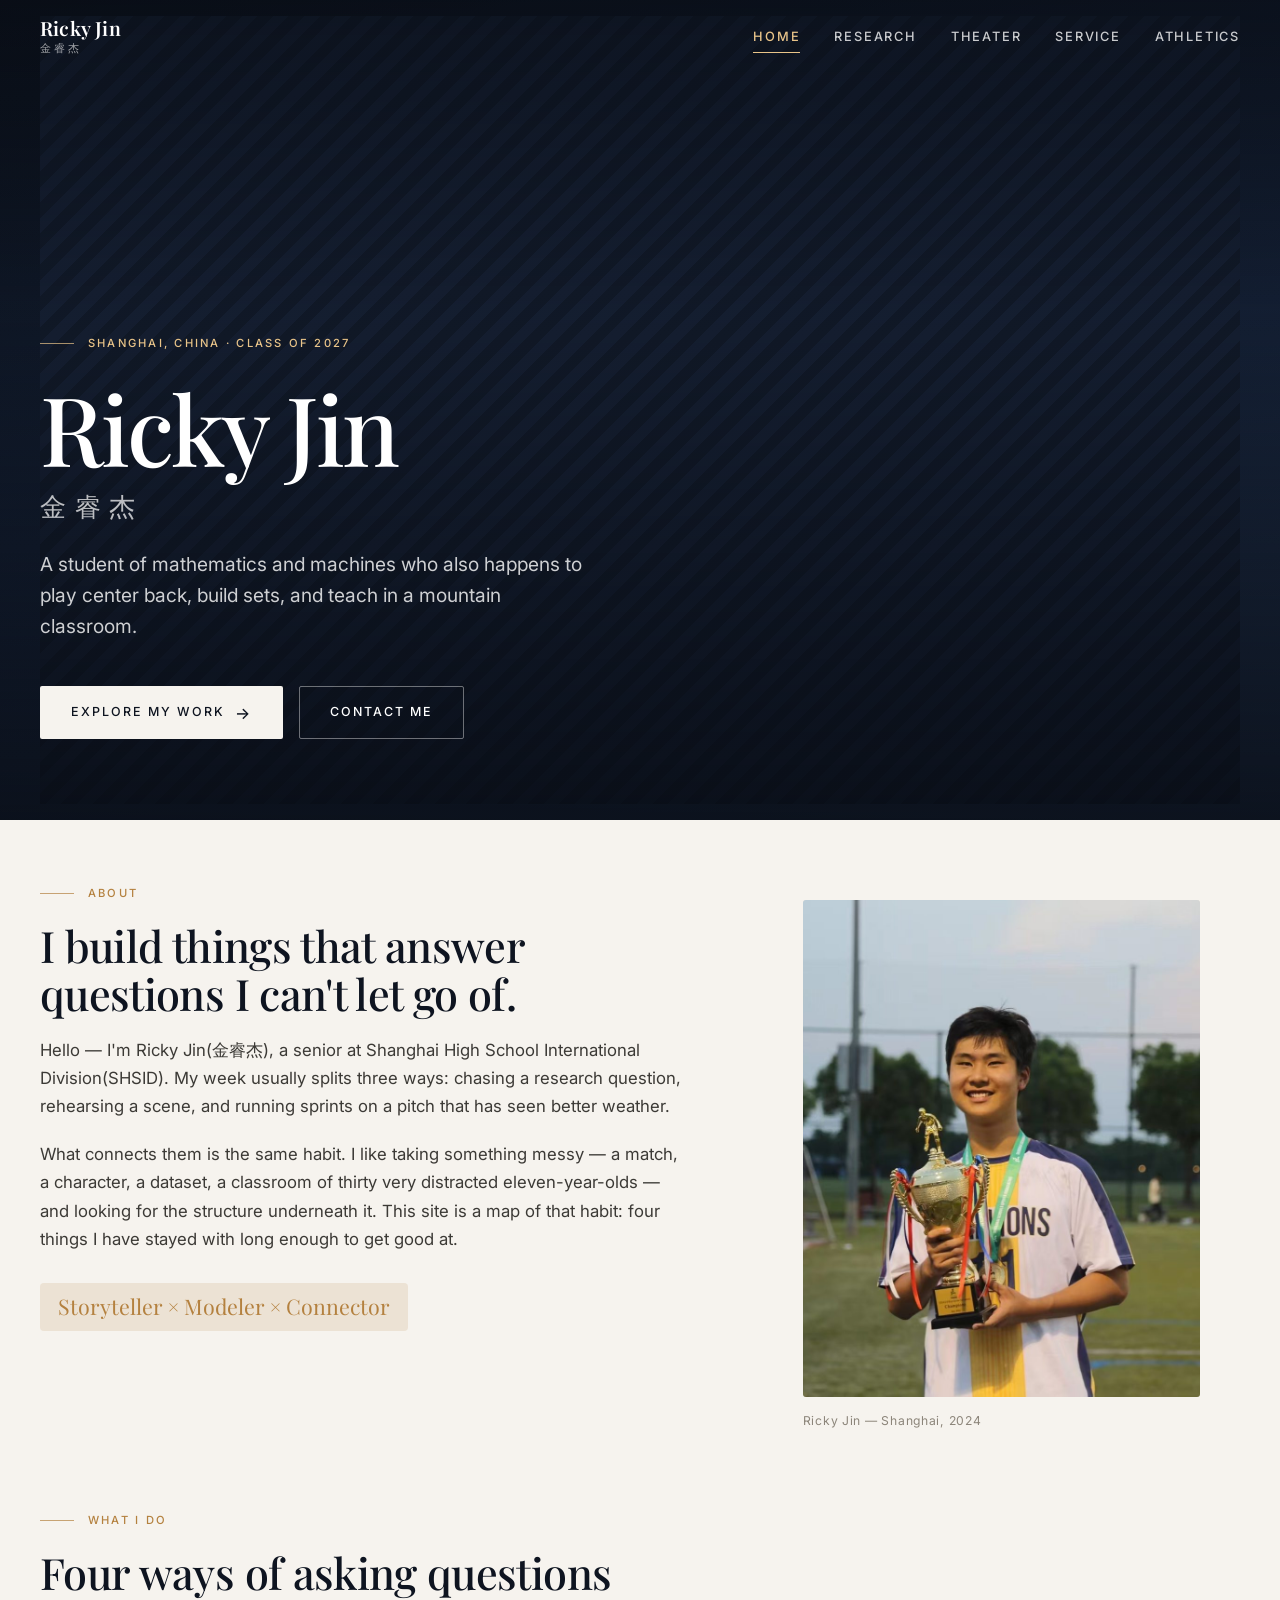
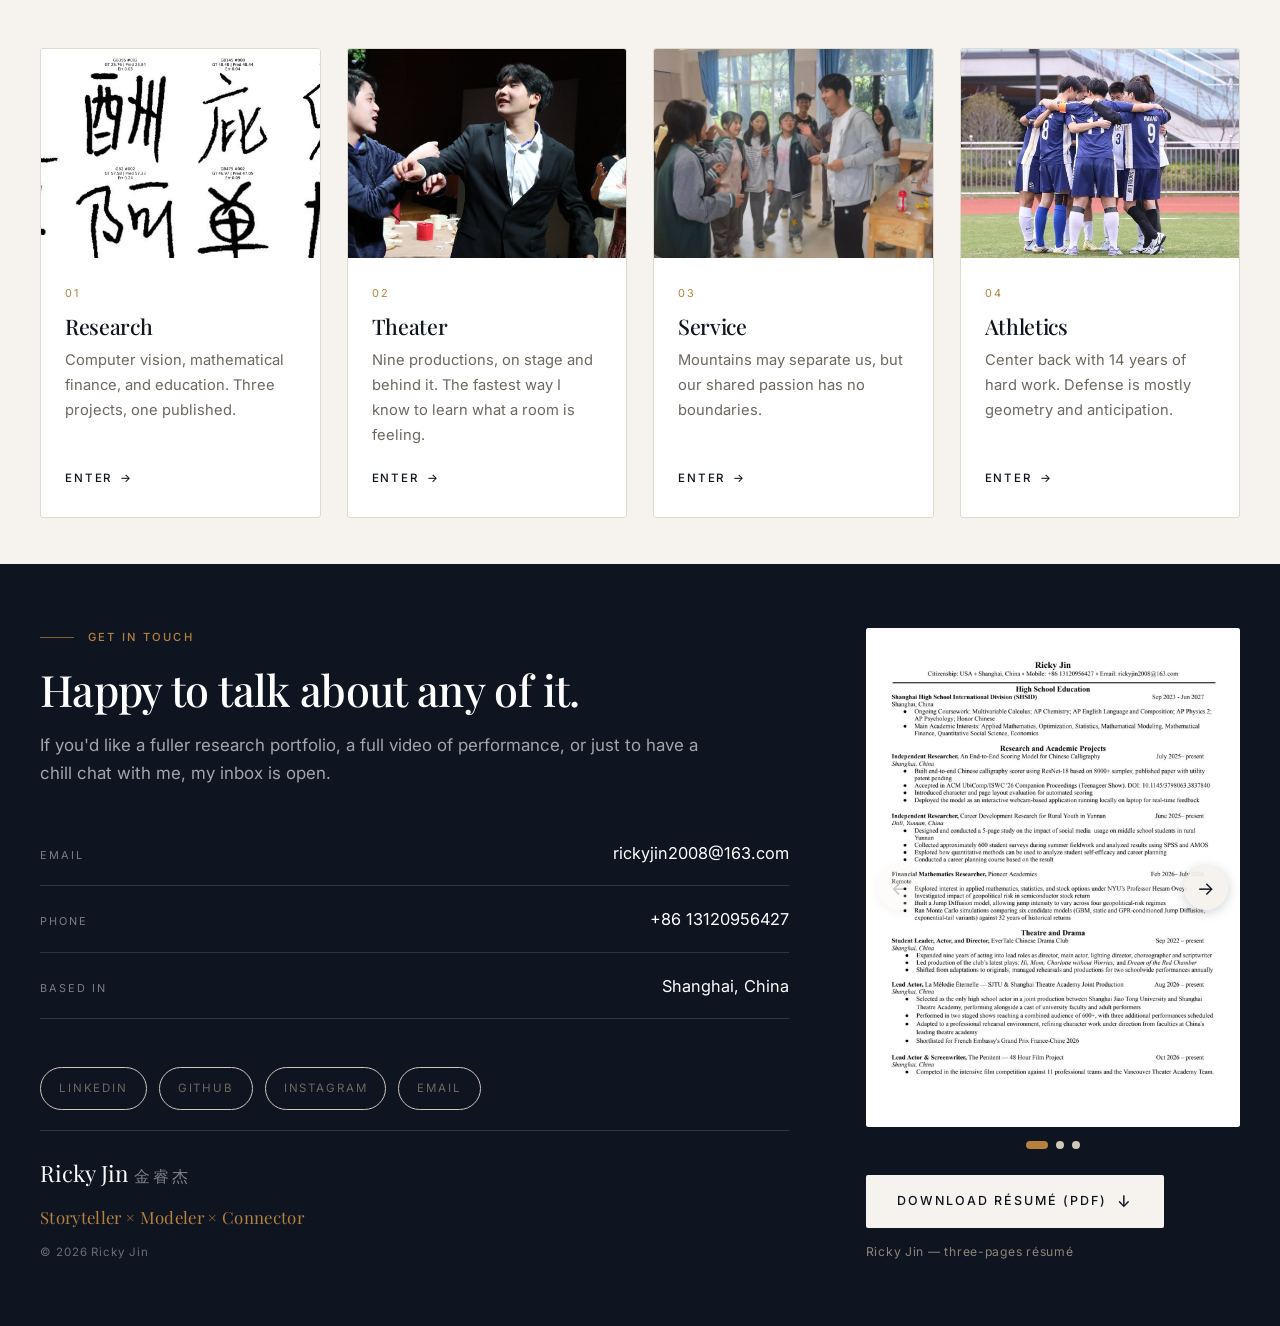
<file: index.html>
<!DOCTYPE html>
<html lang="en">
<head>
<meta charset="utf-8">
<meta name="viewport" content="width=device-width, initial-scale=1">
<title>Ricky Jin 金睿杰 — Research · Theater · Service · Athletics</title>
<meta name="description" content="The personal showcase site of Ricky Jin (金睿杰): research, theater, community service and athletics.">
<link rel="preconnect" href="https://fonts.googleapis.com">
<link rel="preconnect" href="https://fonts.gstatic.com" crossorigin>
<link href="https://fonts.googleapis.com/css2?family=Playfair+Display:ital,wght@0,400..700;1,400..600&family=Inter:wght@300..600&display=swap" rel="stylesheet">
<link rel="stylesheet" href="assets/css/main.css?v=20261031g">
</head>
<body>

<!-- ==================================================== NAVIGATION -->
<header class="nav nav--over">
  <div class="nav__inner">
    <a class="brand" href="index.html">
      <span class="brand__en">Ricky Jin</span>
      <span class="brand__cn">金睿杰</span>
    </a>
    <button class="nav__burger" type="button" aria-label="Open menu" aria-expanded="false">
      <span></span><span></span><span></span>
    </button>
    <nav class="nav__links" aria-label="Primary">
      <a href="index.html" class="is-active" aria-current="page">Home</a>
      <a href="research.html">Research</a>
      <a href="theater.html">Theater</a>
      <a href="service.html">Service</a>
      <a href="athletics.html">Athletics</a>
    </nav>
  </div>
</header>

<!-- ==================================================== HERO -->
<section class="hero">
  <figure class="ph ph--fill" data-img-key="home.hero">
    <img alt="Wide environmental portrait of Ricky Jin">
    <span class="ph__hint">Click to upload photo</span>
  </figure>

  <div class="hero__inner">
    <p class="kicker" data-key="home.hero.eyebrow" data-ph="Eyebrow line">Beijing, China · Class of 2027</p>
    <h1 class="display">
      <span data-key="home.hero.name" data-ph="Your name">Ricky Jin</span>
      <span class="display__cn" data-key="home.hero.cn" data-ph="Your name in Chinese">金睿杰</span>
    </h1>
    <p class="hero__lede" data-key="home.hero.lede" data-ph="One-line positioning statement">
      A student of mathematics and machines who also happens to play center back,
      build sets, and teach in a mountain classroom.
    </p>
    <div class="hero__cta">
      <a class="btn btn--paper" href="research.html">
        <span data-key="home.cta.primary" data-ph="Primary CTA">Explore My Work</span>
        <span class="btn__arrow">→</span>
      </a>
      <a class="btn btn--ghost" href="#contact">
        <span data-key="home.cta.secondary" data-ph="Secondary CTA">Contact Me</span>
      </a>
    </div>
  </div>
</section>

<!-- ==================================================== ABOUT -->
<section class="section" id="about">
  <div class="wrap">
    <div class="intro">
      <div class="reveal">
        <p class="kicker" data-key="home.about.kicker" data-ph="Section label">About</p>
        <h2 class="h2" data-key="home.about.title" data-ph="Section headline">
          I build things that answer questions I can't let go of.
        </h2>
        <div class="intro__body">
          <p data-key="home.about.p1" data-ph="First paragraph">
            Hello — I'm Ricky (金睿杰), a senior at [School Name] in Beijing. My week usually
            splits three ways: chasing a research question, rehearsing a scene, and running
            sprints on a pitch that has seen better weather.
          </p>
          <p data-key="home.about.p2" data-ph="Second paragraph">
            What connects them is the same habit. I like taking something messy — a match,
            a character, a dataset, a classroom of thirty very distracted eleven-year-olds —
            and looking for the structure underneath it. This site is a map of that habit:
            four things I have stayed with long enough to get good at.
          </p>
        </div>
        <div class="about__tags" data-key="home.about.tags" data-ph="Three nouns that characterize you">Storyteller × Modeler × Connector</div>
      </div>

      <aside class="intro__side reveal">
        <figure>
          <div class="ph r-4x5" data-img-key="home.portrait">
            <img alt="Portrait of Ricky Jin">
            <span class="ph__hint">Click to upload photo</span>
          </div>
          <figcaption class="cap">
            <span data-key="home.portrait.cap" data-ph="Photo caption">Ricky Jin — Beijing, [Year]</span>
          </figcaption>
        </figure>
      </aside>
    </div>
  </div>
</section>

<!-- ==================================================== FOUR PILLARS -->
<section class="section section--tight">
  <div class="wrap">
    <div class="sec-head reveal">
      <p class="kicker" data-key="home.pillars.kicker" data-ph="Section label">What I Do</p>
      <h2 class="h2" data-key="home.pillars.title" data-ph="Section headline">Four ways of asking questions</h2>
    </div>

    <div class="cards">
      <a class="card reveal" href="research.html">
        <div class="ph r-4x3" data-img-key="home.card.research">
          <img alt="Research work — laboratory or field setup">
          <span class="ph__hint">Click to upload photo</span>
        </div>
        <div class="card__body">
          <div class="card__idx">01</div>
          <h3 class="card__title" data-key="home.card.research.title" data-ph="Card title">Research</h3>
          <p class="card__text" data-key="home.card.research.text" data-ph="Card description">
            Computer vision, sensing, and the patience to debug both. Three projects,
            one published.
          </p>
          <span class="card__link">Enter <span>→</span></span>
        </div>
      </a>

      <a class="card reveal" href="theater.html">
        <div class="ph r-4x3" data-img-key="home.card.theater">
          <img alt="Theater performance on stage">
          <span class="ph__hint">Click to upload photo</span>
        </div>
        <div class="card__body">
          <div class="card__idx">02</div>
          <h3 class="card__title" data-key="home.card.theater.title" data-ph="Card title">Theater</h3>
          <p class="card__text" data-key="home.card.theater.text" data-ph="Card description">
            Nine productions, on stage and behind it. The fastest way I know to learn
            what a room is feeling.
          </p>
          <span class="card__link">Enter <span>→</span></span>
        </div>
      </a>

      <a class="card reveal" href="service.html">
        <div class="ph r-4x3" data-img-key="home.card.service">
          <img alt="Volunteer teaching in a rural classroom">
          <span class="ph__hint">Click to upload photo</span>
        </div>
        <div class="card__body">
          <div class="card__idx">03</div>
          <h3 class="card__title" data-key="home.card.service.title" data-ph="Card title">Service</h3>
          <p class="card__text" data-key="home.card.service.text" data-ph="Card description">
            Teaching in Xishan every summer, and volunteering at a local hospital
            in between.
          </p>
          <span class="card__link">Enter <span>→</span></span>
        </div>
      </a>

      <a class="card reveal" href="athletics.html">
        <div class="ph r-4x3" data-img-key="home.card.athletics">
          <img alt="Soccer match — defensive play">
          <span class="ph__hint">Click to upload photo</span>
        </div>
        <div class="card__body">
          <div class="card__idx">04</div>
          <h3 class="card__title" data-key="home.card.athletics.title" data-ph="Card title">Athletics</h3>
          <p class="card__text" data-key="home.card.athletics.text" data-ph="Card description">
            Center back, [N] years, one very patient coach. Defense is mostly
            geometry and anticipation.
          </p>
          <span class="card__link">Enter <span>→</span></span>
        </div>
      </a>
    </div>
  </div>
</section>

<!-- ==================================================== CONTACT -->
<section class="section section--ink" id="contact">
  <div class="wrap">
    <div class="contact">
      <div class="reveal contact__main">
        <p class="kicker" data-key="home.contact.kicker" data-ph="Section label">Get in Touch</p>
        <h2 class="h2" style="color:#fff" data-key="home.contact.title" data-ph="Section headline">
          Happy to talk about any of it.
        </h2>
        <p class="lead" style="color:rgba(255,255,255,.62)" data-key="home.contact.text" data-ph="Short invitation">
          If you'd like a fuller research portfolio, a transcript, or just to ask what
          the soccer system actually does, my inbox is open.
        </p>

        <dl class="clist" style="border-color:rgba(255,255,255,.14)">
          <div style="border-color:rgba(255,255,255,.14)">
            <dt style="color:rgba(255,255,255,.45)">Email</dt>
            <dd style="color:#fff"><a href="mailto:rickyjin2008@163.com" data-key="home.contact.email" data-ph="you@example.com">ricky.jin@example.com</a></dd>
          </div>
          <div style="border-color:rgba(255,255,255,.14)">
            <dt style="color:rgba(255,255,255,.45)">Phone</dt>
            <dd style="color:#fff"><span data-key="home.contact.phone" data-ph="+86 000 0000 0000">+86 [phone number]</span></dd>
          </div>
          <div style="border-color:rgba(255,255,255,.14)">
            <dt style="color:rgba(255,255,255,.45)">Based in</dt>
            <dd style="color:#fff"><span data-key="home.contact.location" data-ph="City, Country">Beijing, China</span></dd>
          </div>
        </dl>

        <div class="socials">
          <a href="#" data-key="home.contact.social1" data-ph="LinkedIn">LinkedIn</a>
          <a href="https://github.com/RJdaBest-yo" target="_blank" rel="noopener" data-key="home.contact.social2" data-ph="GitHub">GitHub</a>
          <a href="https://www.instagram.com/rickyjin2008/" target="_blank" rel="noopener" data-key="home.contact.social3" data-ph="Instagram">Instagram</a>
          <a href="mailto:rickyjin2008@163.com" data-key="home.contact.social4" data-ph="Email">Email</a>
        </div>

        <div class="contact__foot">
          <div class="foot__brand">Ricky Jin <span style="opacity:.45;font-size:.7em;letter-spacing:.2em">金睿杰</span></div>
          <div class="foot__tags" data-key="global.foot.note" data-ph="Three nouns that characterize you">Storyteller × Modeler × Connector</div>
          <div class="foot__small">© <span id="year">2026</span> Ricky Jin</div>
        </div>
      </div>

      <div class="reveal">
        <div class="slider" aria-label="Contact photos">
          <div class="slider__viewport">
            <div class="slider__track">
              <div class="ph r-3x4" data-img-key="home.contact.photo">
                <img alt="Ricky Jin — photo 1">
                <span class="ph__hint">Click to upload photo 1</span>
              </div>
              <div class="ph r-3x4" data-img-key="home.contact.photo2">
                <img alt="Ricky Jin — photo 2">
                <span class="ph__hint">Click to upload photo 2</span>
              </div>
              <div class="ph r-3x4" data-img-key="home.contact.photo3">
                <img alt="Ricky Jin — photo 3">
                <span class="ph__hint">Click to upload photo 3</span>
              </div>
            </div>
          </div>
          <button class="slider__prev" aria-label="Previous photo">←</button>
          <button class="slider__next" aria-label="Next photo">→</button>
          <div class="slider__dots">
            <button class="slider__dot" aria-label="Go to photo 1"></button>
            <button class="slider__dot" aria-label="Go to photo 2"></button>
            <button class="slider__dot" aria-label="Go to photo 3"></button>
          </div>
        </div>
        <div style="margin-top:26px">
          <a class="btn btn--paper" id="rjsResumeBtn" href="assets/resume.pdf" download="Ricky-Jin-Resume.pdf">
            <span data-key="home.resume.label" data-ph="Résumé button label">Download Résumé (PDF)</span>
            <span class="btn__arrow">↓</span>
          </a>
          <p class="cap" id="rjsResumeNote" data-key="home.resume.note" data-ph="Résumé caption">
            Ricky Jin — one-page résumé
          </p>
        </div>
      </div>
    </div>
  </div>
</section>

<script src="assets/js/overlay.js?v=20261031g"></script>
<script src="assets/js/app.js?v=20261031g"></script>
<script src="assets/js/edit.js?v=20261031g"></script>
</body>
</html>
</file>
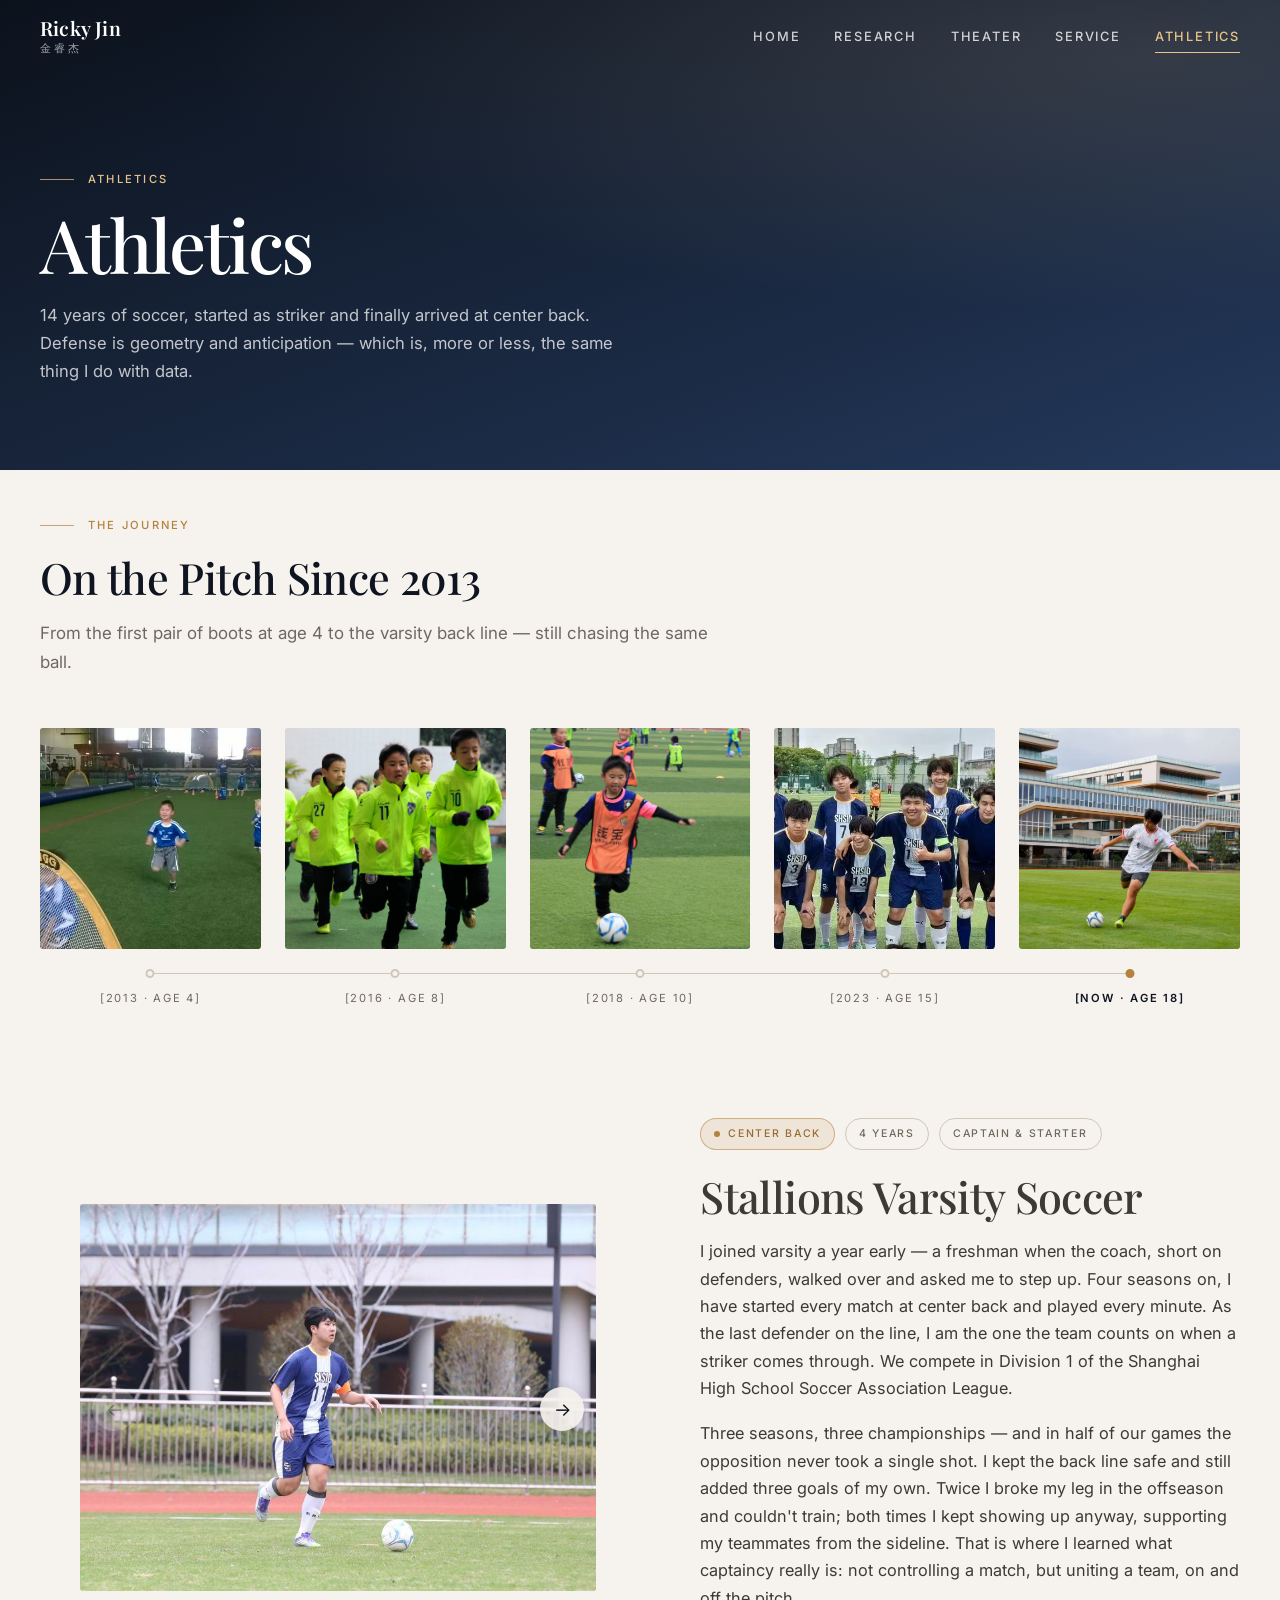
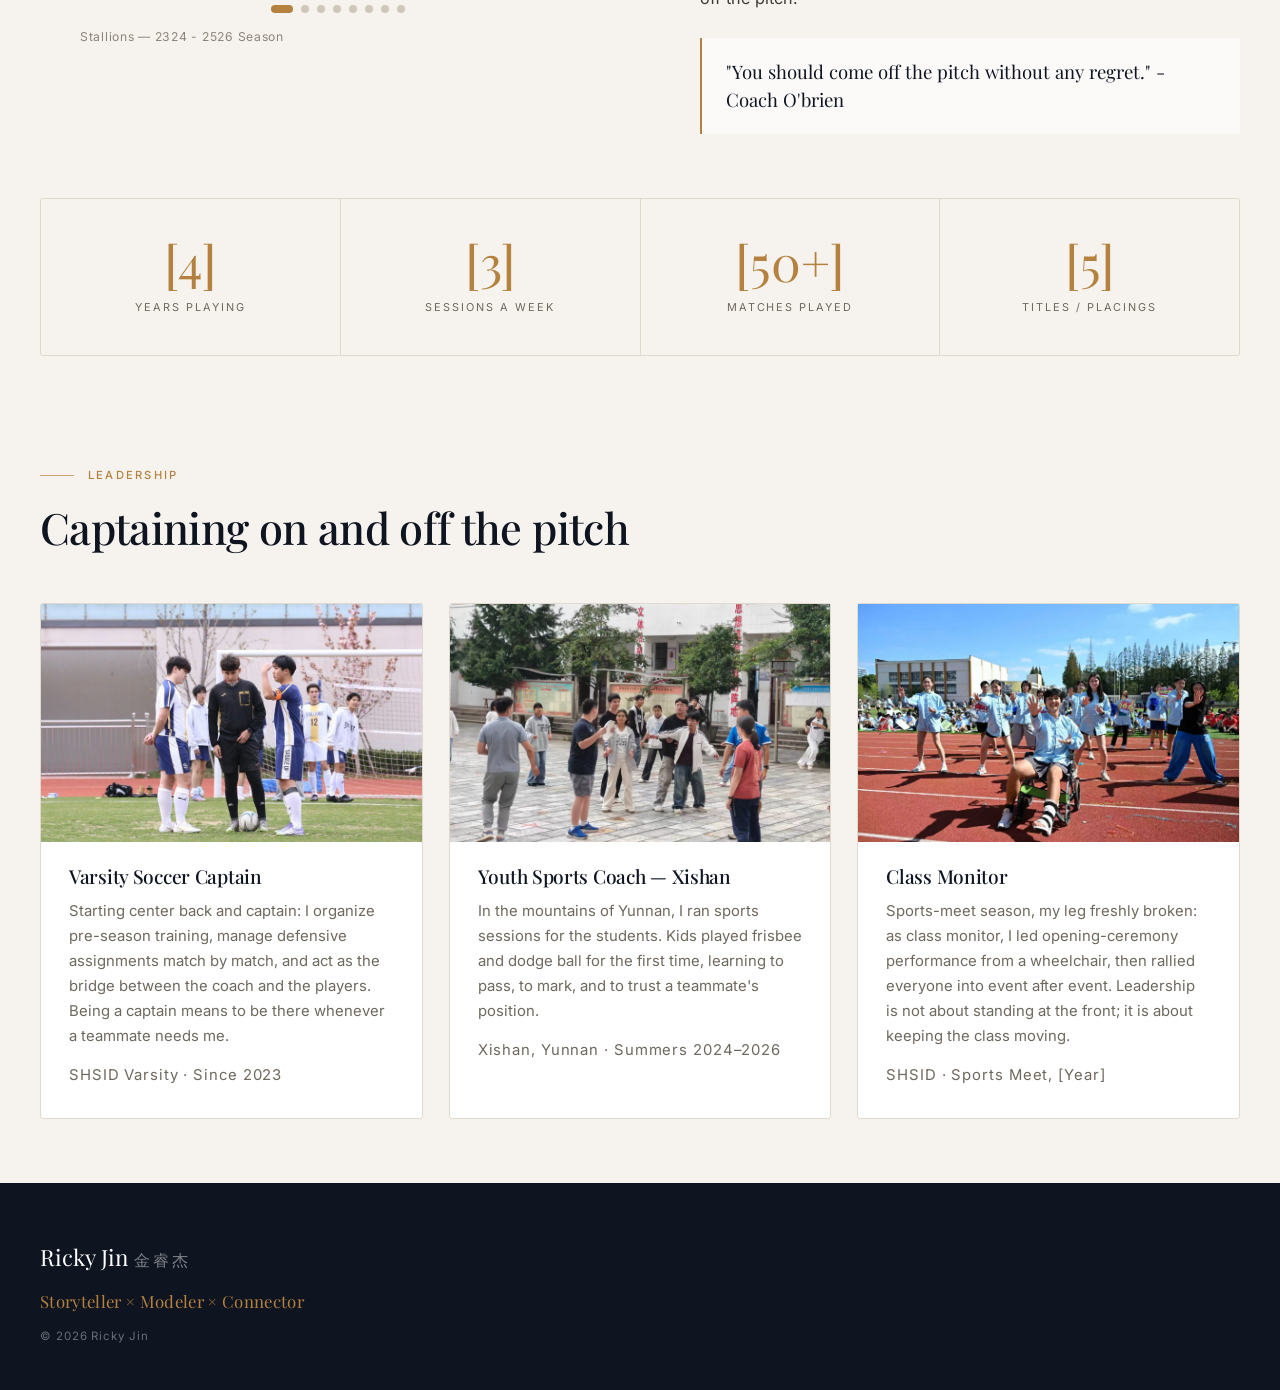
<file: athletics.html>
<!DOCTYPE html>
<html lang="en">
<head>
<meta charset="utf-8">
<meta name="viewport" content="width=device-width, initial-scale=1">
<title>Athletics — Ricky Jin</title>
<meta name="description" content="Athletics: soccer, position, team results and training history.">
<link rel="preconnect" href="https://fonts.googleapis.com">
<link rel="preconnect" href="https://fonts.gstatic.com" crossorigin>
<link href="https://fonts.googleapis.com/css2?family=Playfair+Display:ital,wght@0,400..700;1,400..600&family=Inter:wght@300..600&display=swap" rel="stylesheet">
<link rel="stylesheet" href="assets/css/main.css?v=20261031g">
</head>
<body>

<header class="nav nav--over">
  <div class="nav__inner">
    <a class="brand" href="index.html">
      <span class="brand__en">Ricky Jin</span>
      <span class="brand__cn">金睿杰</span>
    </a>
    <button class="nav__burger" type="button" aria-label="Open menu" aria-expanded="false">
      <span></span><span></span><span></span>
    </button>
    <nav class="nav__links" aria-label="Primary">
      <a href="index.html">Home</a>
      <a href="research.html">Research</a>
      <a href="theater.html">Theater</a>
      <a href="service.html">Service</a>
      <a href="athletics.html" class="is-active" aria-current="page">Athletics</a>
    </nav>
  </div>
</header>

<!-- ==================================================== PAGE HEAD -->
<section class="phead">
  <div class="phead__inner">
    <p class="kicker" data-key="athletics.kicker" data-ph="Section label">Athletics</p>
    <h1 class="display" style="font-size:clamp(2.6rem,6.4vw,4.6rem)" data-key="athletics.title" data-ph="Page title">Athletics</h1>
    <p class="phead__lede" data-key="athletics.lede" data-ph="Page subtitle">
      [N] years of soccer, mostly at center back. Defense is geometry and anticipation —
      which is, more or less, the same thing I do with data.
    </p>
  </div>
</section>

<!-- ==================================================== JOURNEY · 成长轨迹 -->
<section class="section section--tight">
  <div class="wrap">
    <div class="sec-head reveal">
      <p class="kicker" data-key="athletics.journey.kicker" data-ph="Section label">The Journey · 成长轨迹</p>
      <h2 class="h2" data-key="athletics.journey.title" data-ph="Headline">On the Pitch Since [Year]</h2>
      <p class="lead" data-key="athletics.journey.note" data-ph="Short note">
        [One line: from the first pair of boots at age [N] to the varsity back line — still chasing the same ball.]
      </p>
    </div>
    <div class="jgrid">
      <figure class="tile reveal" data-lightbox data-cap="[Year] — [First boots / first team]">
        <div class="ph r-1x1" data-img-key="athletics.j1">
          <img alt="Soccer through the years — childhood photo one">
          <span class="ph__hint">Click to upload photo</span>
        </div>
        <figcaption class="jyear" data-key="athletics.j1.year" data-ph="Year">[2013 · Age 7]</figcaption>
      </figure>

      <figure class="tile reveal" data-lightbox data-cap="[Year] — [Occasion]">
        <div class="ph r-1x1" data-img-key="athletics.j2">
          <img alt="Soccer through the years — childhood photo two">
          <span class="ph__hint">Click to upload photo</span>
        </div>
        <figcaption class="jyear" data-key="athletics.j2.year" data-ph="Year">[2016 · Age 10]</figcaption>
      </figure>

      <figure class="tile reveal" data-lightbox data-cap="[Year] — [Occasion]">
        <div class="ph r-1x1" data-img-key="athletics.j3">
          <img alt="Soccer through the years — childhood photo three">
          <span class="ph__hint">Click to upload photo</span>
        </div>
        <figcaption class="jyear" data-key="athletics.j3.year" data-ph="Year">[2019 · Age 13]</figcaption>
      </figure>

      <figure class="tile reveal" data-lightbox data-cap="[Year] — [Occasion]">
        <div class="ph r-1x1" data-img-key="athletics.j4">
          <img alt="Soccer through the years — childhood photo four">
          <span class="ph__hint">Click to upload photo</span>
        </div>
        <figcaption class="jyear" data-key="athletics.j4.year" data-ph="Year">[2022 · Age 16]</figcaption>
      </figure>

      <figure class="tile tile--now reveal" data-lightbox data-cap="Now — varsity back line">
        <div class="ph r-1x1" data-img-key="athletics.j5">
          <img alt="Soccer now — recent match photo">
          <span class="ph__hint">Click to upload photo</span>
        </div>
        <figcaption class="jyear" data-key="athletics.j5.year" data-ph="Year">[Now]</figcaption>
      </figure>
    </div>
  </div>
</section>

<!-- ==================================================== SOCCER -->
<section class="section">
  <div class="wrap">
    <div class="feature reveal">
      <figure class="feature__media">
        <div class="slider" aria-label="Soccer photos">
          <div class="slider__viewport">
            <div class="slider__track">
              <div class="ph r-4x3" data-img-key="athletics.soccer.main">
                <img alt="Soccer match — photo 1">
                <span class="ph__hint">Click to upload photo 1</span>
              </div>
              <div class="ph r-4x3" data-img-key="athletics.soccer.p2">
                <img alt="Soccer — photo 2">
                <span class="ph__hint">Click to upload photo 2</span>
              </div>
              <div class="ph r-4x3" data-img-key="athletics.soccer.p3">
                <img alt="Soccer — photo 3">
                <span class="ph__hint">Click to upload photo 3</span>
              </div>
              <div class="ph r-4x3" data-img-key="athletics.soccer.p4">
                <img alt="Soccer — photo 4">
                <span class="ph__hint">Click to upload photo 4</span>
              </div>
              <div class="ph r-4x3" data-img-key="athletics.soccer.p5">
                <img alt="Soccer — photo 5">
                <span class="ph__hint">Click to upload photo 5</span>
              </div>
              <div class="ph r-4x3" data-img-key="athletics.soccer.p6">
                <img alt="Soccer — photo 6">
                <span class="ph__hint">Click to upload photo 6</span>
              </div>
              <div class="ph r-4x3" data-img-key="athletics.soccer.p7">
                <img alt="Soccer — photo 7">
                <span class="ph__hint">Click to upload photo 7</span>
              </div>
              <div class="ph r-4x3" data-img-key="athletics.soccer.p8">
                <img alt="Soccer — photo 8">
                <span class="ph__hint">Click to upload photo 8</span>
              </div>
            </div>
          </div>
          <button class="slider__prev" aria-label="Previous photo">←</button>
          <button class="slider__next" aria-label="Next photo">→</button>
          <div class="slider__dots">
            <button class="slider__dot" aria-label="Go to photo 1"></button>
            <button class="slider__dot" aria-label="Go to photo 2"></button>
            <button class="slider__dot" aria-label="Go to photo 3"></button>
            <button class="slider__dot" aria-label="Go to photo 4"></button>
            <button class="slider__dot" aria-label="Go to photo 5"></button>
            <button class="slider__dot" aria-label="Go to photo 6"></button>
            <button class="slider__dot" aria-label="Go to photo 7"></button>
            <button class="slider__dot" aria-label="Go to photo 8"></button>
          </div>
        </div>
        <figcaption class="cap" data-key="athletics.soccer.cap" data-ph="Photo caption">
          [Team name] — [Match / Season, Year]
        </figcaption>
      </figure>

      <div class="feature__text">
        <div class="tags">
          <span class="tag tag--pub" data-key="athletics.soccer.tag1" data-ph="Tag">Center Back</span>
          <span class="tag" data-key="athletics.soccer.tag2" data-ph="Tag">[N] years</span>
          <span class="tag" data-key="athletics.soccer.tag3" data-ph="Tag">[Captain / Starter]</span>
        </div>
        <h2 class="h2" data-key="athletics.soccer.title" data-ph="Headline">Soccer — [Team Name]</h2>
        <p data-key="athletics.soccer.p1" data-ph="Paragraph">
          I joined varsity a year early — a freshman when the coach, short on defenders,
          walked over and asked me to step up. Four seasons on, I have started every match
          at center back and played every minute. As the last defender on the line, I am
          the one the team counts on when a striker comes through. We compete in Division 1
          of the Shanghai High School Soccer Association League.
        </p>
        <p data-key="athletics.soccer.p2" data-ph="Paragraph">
          Three seasons, three championships — and in half of our games the opposition
          never took a single shot. I kept the back line safe and still added three goals
          of my own. Twice I broke my leg in the offseason and couldn't train; both times
          I kept showing up anyway, supporting my teammates from the sideline. That is
          where I learned what captaincy really is: not controlling a match, but uniting
          a team, on and off the pitch.
        </p>
        <div class="pull" data-key="athletics.soccer.quote" data-ph="Pull quote">
          "[A line from a coach, or the rule you play by.]"
        </div>
      </div>
    </div>
  </div>
</section>

<!-- ==================================================== NUMBERS -->
<section class="section section--tight" style="padding-top:0">
  <div class="wrap reveal">
    <div class="stats">
      <div class="stat">
        <div class="stat__num" data-key="athletics.stat1.num" data-ph="Number">[00]</div>
        <div class="stat__label" data-key="athletics.stat1.label" data-ph="Label">Years playing</div>
      </div>
      <div class="stat">
        <div class="stat__num" data-key="athletics.stat2.num" data-ph="Number">[0]</div>
        <div class="stat__label" data-key="athletics.stat2.label" data-ph="Label">Sessions a week</div>
      </div>
      <div class="stat">
        <div class="stat__num" data-key="athletics.stat3.num" data-ph="Number">[00]</div>
        <div class="stat__label" data-key="athletics.stat3.label" data-ph="Label">Matches played</div>
      </div>
      <div class="stat">
        <div class="stat__num" data-key="athletics.stat4.num" data-ph="Number">[0]</div>
        <div class="stat__label" data-key="athletics.stat4.label" data-ph="Label">Titles / placings</div>
      </div>
    </div>
  </div>
</section>

<!-- ==================================================== LEADERSHIP -->
<section class="section">
  <div class="wrap">
    <div class="sec-head reveal">
      <p class="kicker" data-key="athletics.lead.kicker" data-ph="Section label">Leadership</p>
      <h2 class="h2" data-key="athletics.lead.title" data-ph="Headline">Captaining on and off the pitch</h2>
    </div>

    <div class="subcards">
      <article class="subcard reveal">
        <div class="ph r-16x10" data-img-key="athletics.lead1" style="margin:-30px -28px 24px;border-radius:0">
          <img alt="Team captain">
          <span class="ph__hint">Click to upload photo</span>
        </div>
        <h3 data-key="athletics.lead1.title" data-ph="Title">Varsity Soccer Captain</h3>
        <p data-key="athletics.lead1.text" data-ph="Description">
          Starting center back and captain: I organize pre-season training, manage
          defensive assignments match by match, and act as the bridge between the
          coach and the players.
        </p>
        <p class="cap" data-key="athletics.lead1.meta" data-ph="Meta line">SHSID Varsity · [Since year]</p>
      </article>

      <article class="subcard reveal">
        <div class="ph r-16x10" data-img-key="athletics.lead2" style="margin:-30px -28px 24px;border-radius:0">
          <img alt="Coaching youth soccer in Xishan">
          <span class="ph__hint">Click to upload photo</span>
        </div>
        <h3 data-key="athletics.lead2.title" data-ph="Title">Youth Soccer Coach — Xishan</h3>
        <p data-key="athletics.lead2.text" data-ph="Description">
          In the mountains of Yunnan, I ran training sessions for the school's
          U15 squad — kids playing organized soccer for the first time, learning
          to pass, to mark, and to trust a teammate's position.
        </p>
        <p class="cap" data-key="athletics.lead2.meta" data-ph="Meta line">Xishan, Yunnan · Summers 2024–2026</p>
      </article>

      <article class="subcard reveal">
        <div class="ph r-16x10" data-img-key="athletics.lead3" style="margin:-30px -28px 24px;border-radius:0">
          <img alt="Leading Class 6's sports-meet opening ceremony from a wheelchair, leg in a cast">
          <span class="ph__hint">Click to upload photo</span>
        </div>
        <h3 data-key="athletics.lead3.title" data-ph="Title">Class Monitor</h3>
        <p data-key="athletics.lead3.text" data-ph="Description">
          Sports-meet season, my leg freshly broken: as class monitor, I led Class 6's
          opening-ceremony performance from a wheelchair — choreographing the routine,
          rehearsing through classmates, rolling out front on the day — then rallied
          everyone into event after event. Leadership, it turns out, is not about
          standing at the front; it is about keeping the class moving.
        </p>
        <p class="cap" data-key="athletics.lead3.meta" data-ph="Meta line">SHSID · Sports Meet, [Year]</p>
      </article>
    </div>
  </div>
</section>

<footer class="foot">
  <div class="wrap foot__inner">
    <div>
      <div class="foot__brand">Ricky Jin <span style="opacity:.45;font-size:.7em;letter-spacing:.2em">金睿杰</span></div>
      <div class="foot__tags" data-key="global.foot.note" data-ph="Three nouns that characterize you">Storyteller × Modeler × Connector</div>
      <div class="foot__small">© <span id="year">2026</span> Ricky Jin</div>
    </div>
  </div>
</footer>

<script src="assets/js/overlay.js?v=20261031g"></script>
<script src="assets/js/app.js?v=20261031g"></script>
<script src="assets/js/edit.js?v=20261031g"></script>
</body>
</html>
</file>
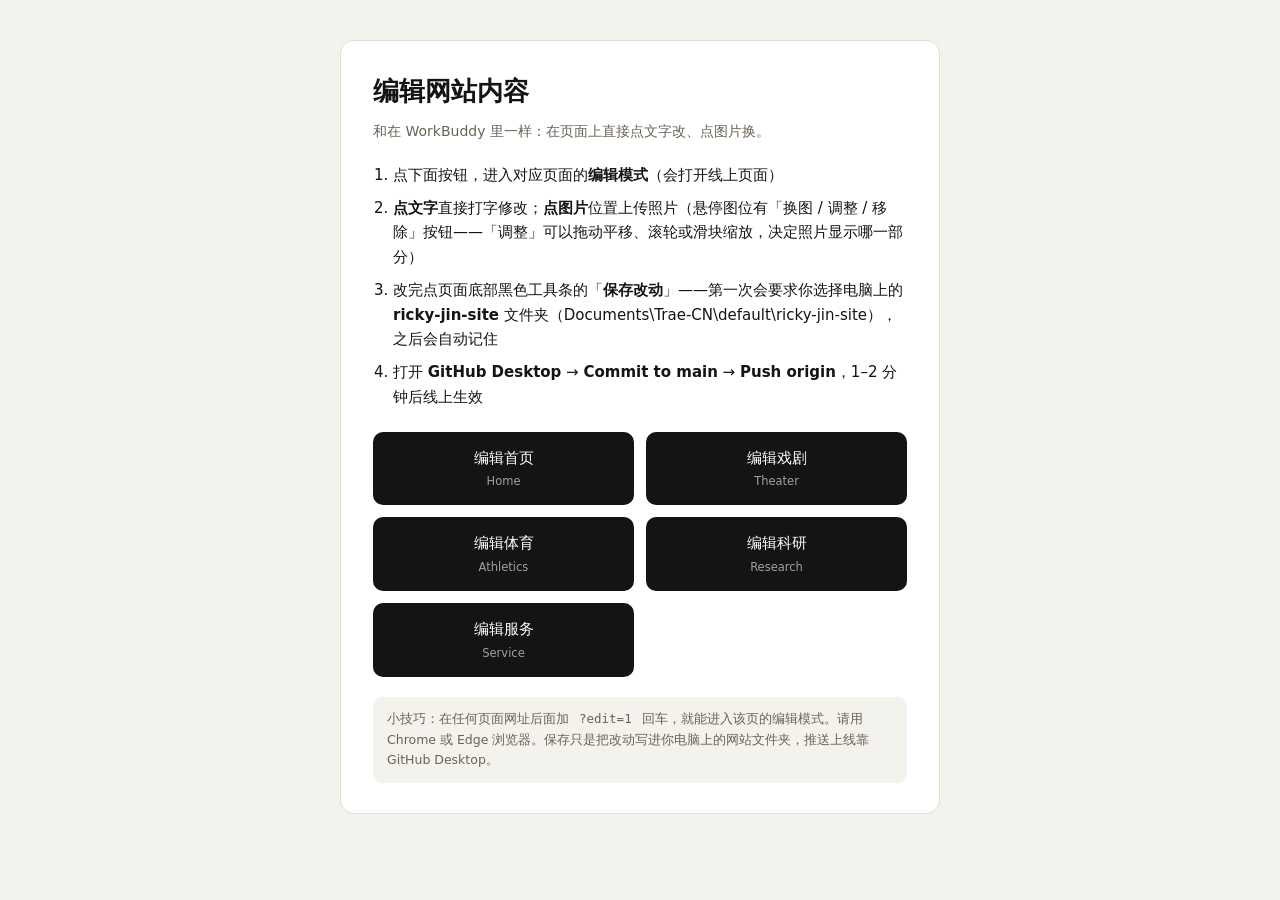
<file: editor.html>
<!doctype html>
<html lang="zh-CN">
<head>
<meta charset="utf-8">
<meta name="viewport" content="width=device-width,initial-scale=1">
<meta name="robots" content="noindex,nofollow">
<title>编辑网站内容 · Ricky Jin</title>
<style>
:root{--paper:#F4F2ED;--card:#FFF;--ink:#141414;--muted:#6B6257;--line:#E3DDD2;--accent:#B4813F}
*{box-sizing:border-box}
body{margin:0;background:var(--paper);color:var(--ink);
  font:15px/1.65 "PingFang SC","Microsoft YaHei",system-ui,sans-serif}
h1{font-family:Georgia,"Times New Roman",serif;font-size:26px;margin:0 0 6px}
.wrap{max-width:640px;margin:0 auto;padding:40px 20px 80px}
.panel{background:var(--card);border:1px solid var(--line);border-radius:14px;padding:30px 32px}
.sub{color:var(--muted);font-size:14px;margin:0 0 20px}
ol{padding-left:20px;margin:0 0 22px}
li{margin:8px 0}
.pages{display:grid;grid-template-columns:1fr 1fr;gap:12px;margin:6px 0 20px}
.pages a{display:block;text-align:center;text-decoration:none;background:var(--ink);color:#fff;
  border-radius:10px;padding:14px 10px;font-size:15px;transition:.15s}
.pages a:hover{background:var(--accent)}
.pages a small{display:block;font-size:11.5px;opacity:.6;margin-top:2px}
.note{font-size:12.5px;color:var(--muted);background:var(--paper);border-radius:9px;padding:12px 14px;margin:0}
code{background:var(--paper);padding:1px 6px;border-radius:5px;font-size:12.5px}
</style>
</head>
<body>
<div class="wrap">
  <div class="panel">
    <h1>编辑网站内容</h1>
    <p class="sub">和在 WorkBuddy 里一样：在页面上直接点文字改、点图片换。</p>
    <ol>
      <li>点下面按钮，进入对应页面的<b>编辑模式</b>（会打开线上页面）</li>
      <li><b>点文字</b>直接打字修改；<b>点图片</b>位置上传照片（悬停图位有「换图 / 调整 / 移除」按钮——「调整」可以拖动平移、滚轮或滑块缩放，决定照片显示哪一部分）</li>
      <li>改完点页面底部黑色工具条的「<b>保存改动</b>」——第一次会要求你选择电脑上的 <b>ricky-jin-site</b> 文件夹（Documents\Trae-CN\default\ricky-jin-site），之后会自动记住</li>
      <li>打开 <b>GitHub Desktop</b> → <b>Commit to main</b> → <b>Push origin</b>，1–2 分钟后线上生效</li>
    </ol>
    <div class="pages">
      <a href="https://chrisjin2010.github.io/ricky-jin-site/index.html?edit=1" target="_blank">编辑首页<small>Home</small></a>
      <a href="https://chrisjin2010.github.io/ricky-jin-site/theater.html?edit=1" target="_blank">编辑戏剧<small>Theater</small></a>
      <a href="https://chrisjin2010.github.io/ricky-jin-site/athletics.html?edit=1" target="_blank">编辑体育<small>Athletics</small></a>
      <a href="https://chrisjin2010.github.io/ricky-jin-site/research.html?edit=1" target="_blank">编辑科研<small>Research</small></a>
      <a href="https://chrisjin2010.github.io/ricky-jin-site/service.html?edit=1" target="_blank">编辑服务<small>Service</small></a>
    </div>
    <p class="note">小技巧：在任何页面网址后面加 <code>?edit=1</code> 回车，就能进入该页的编辑模式。请用 Chrome 或 Edge 浏览器。保存只是把改动写进你电脑上的网站文件夹，推送上线靠 GitHub Desktop。</p>
  </div>
</div>
</body>
</html>
</file>
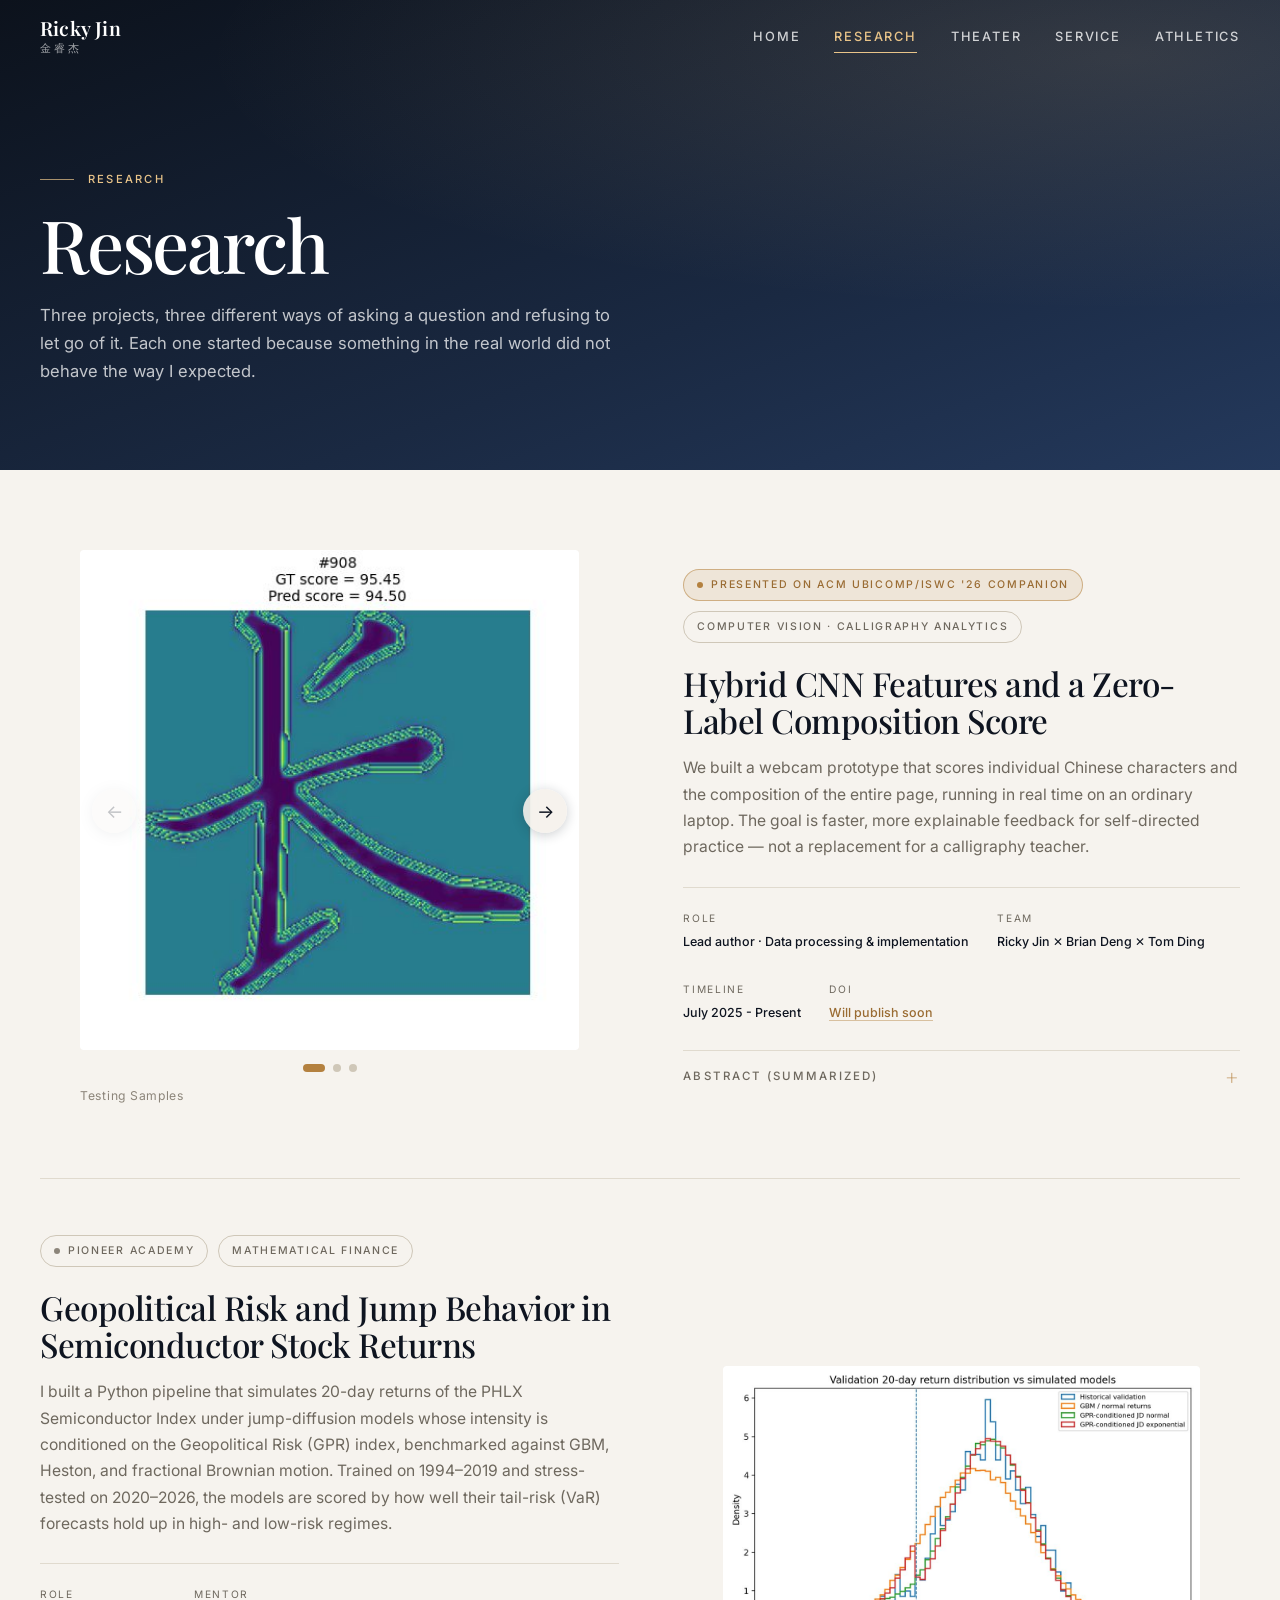
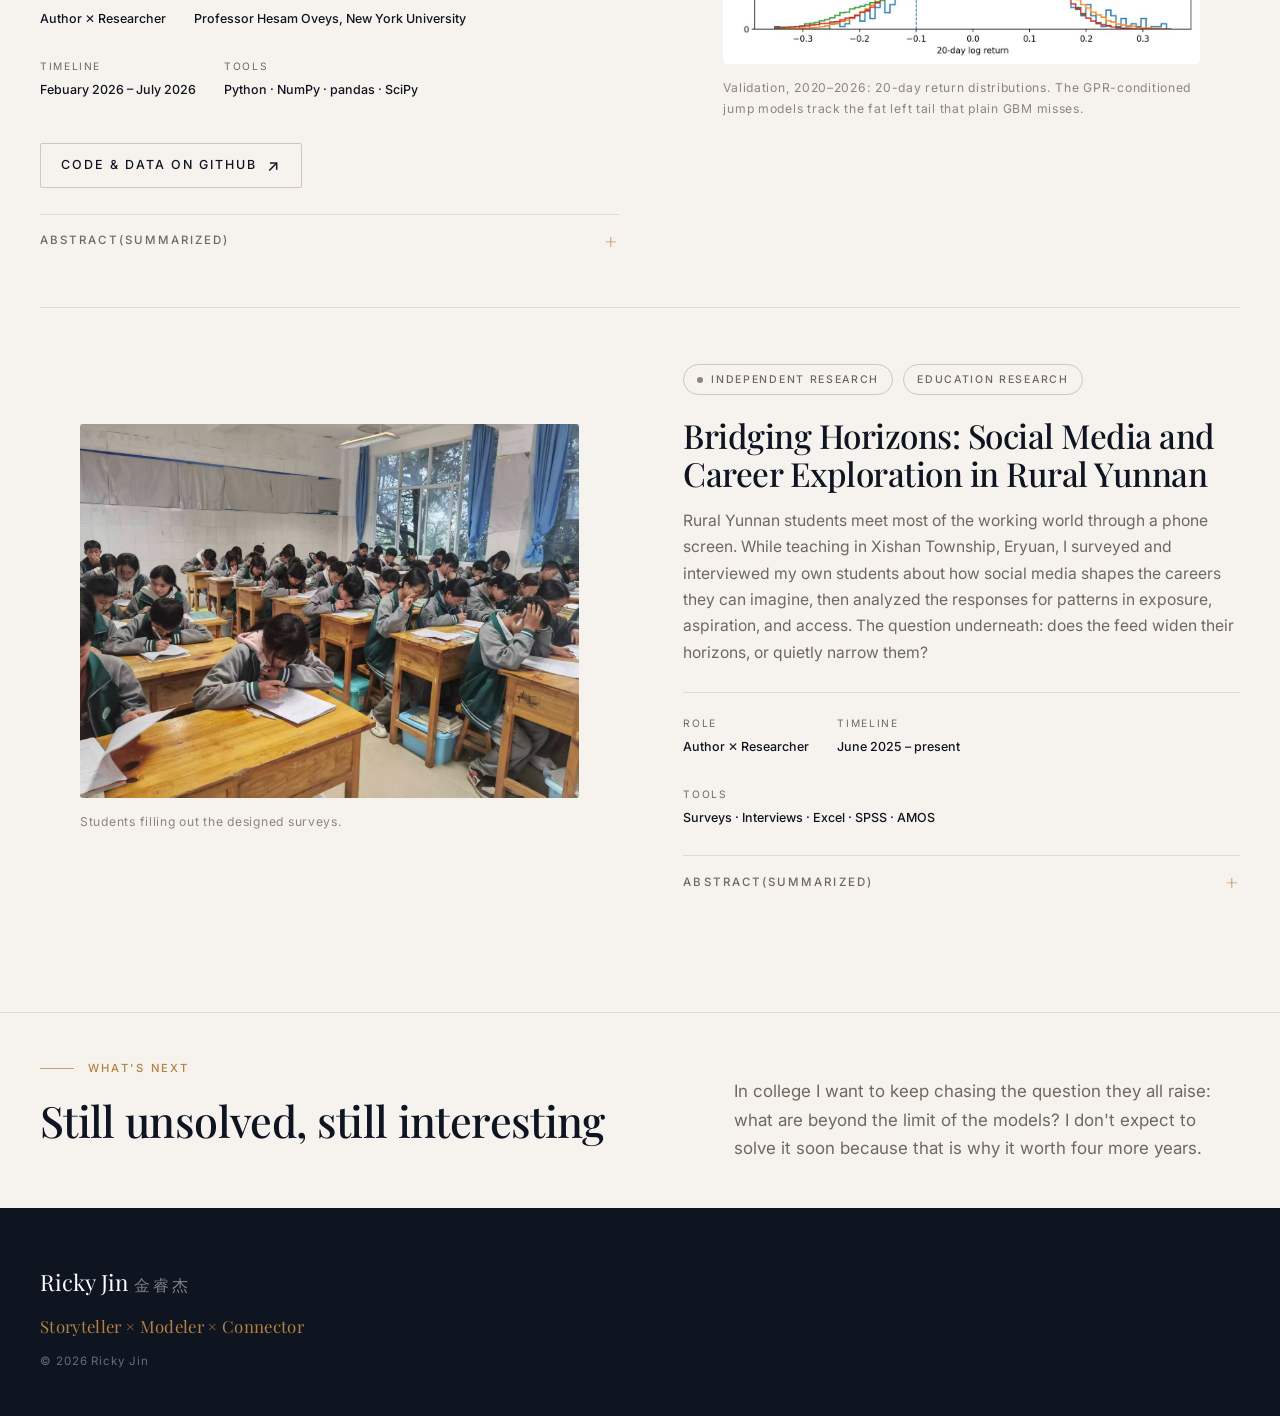
<file: research.html>
<!DOCTYPE html>
<html lang="en">
<head>
<meta charset="utf-8">
<meta name="viewport" content="width=device-width, initial-scale=1">
<title>Research — Ricky Jin</title>
<meta name="description" content="Research projects by Ricky Jin: computer vision, sensing, and applied modeling.">
<link rel="preconnect" href="https://fonts.googleapis.com">
<link rel="preconnect" href="https://fonts.gstatic.com" crossorigin>
<link href="https://fonts.googleapis.com/css2?family=Playfair+Display:ital,wght@0,400..700;1,400..600&family=Inter:wght@300..600&display=swap" rel="stylesheet">
<link rel="stylesheet" href="assets/css/main.css?v=20261031g">
</head>
<body>

<header class="nav nav--over">
  <div class="nav__inner">
    <a class="brand" href="index.html">
      <span class="brand__en">Ricky Jin</span>
      <span class="brand__cn">金睿杰</span>
    </a>
    <button class="nav__burger" type="button" aria-label="Open menu" aria-expanded="false">
      <span></span><span></span><span></span>
    </button>
    <nav class="nav__links" aria-label="Primary">
      <a href="index.html">Home</a>
      <a href="research.html" class="is-active" aria-current="page">Research</a>
      <a href="theater.html">Theater</a>
      <a href="service.html">Service</a>
      <a href="athletics.html">Athletics</a>
    </nav>
  </div>
</header>

<!-- ==================================================== PAGE HEAD -->
<section class="phead">
  <div class="phead__inner">
    <p class="kicker" data-key="research.kicker" data-ph="Section label">Research</p>
    <h1 class="display" style="font-size:clamp(2.6rem,6.4vw,4.6rem)" data-key="research.title" data-ph="Page title">Research</h1>
    <p class="phead__lede" data-key="research.lede" data-ph="Page subtitle">
      Three projects, three different ways of asking a question and refusing to let go of it.
      Each one started because something in the real world did not behave the way I expected.
    </p>
  </div>
</section>

<!-- ==================================================== PROJECTS -->
<section class="section">
  <div class="wrap">

    <!-- ---------------------------------------------- project 01 -->
    <article class="rblock reveal">
      <figure class="rblock__media">
        <div class="slider" aria-label="Research project photos">
          <div class="slider__viewport">
            <div class="slider__track">
              <div class="ph r-1x1" data-img-key="research.p1.image">
                <img alt="Calligraphy scoring prototype — photo 1">
                <span class="ph__hint">Click to upload photo 1</span>
              </div>
              <div class="ph r-1x1" data-img-key="research.p1.image2">
                <img alt="Calligraphy scoring prototype — photo 2">
                <span class="ph__hint">Click to upload photo 2</span>
              </div>
              <div class="ph r-1x1" data-img-key="research.p1.image3">
                <img alt="Calligraphy scoring prototype — photo 3">
                <span class="ph__hint">Click to upload photo 3</span>
              </div>
            </div>
          </div>
          <button class="slider__prev" aria-label="Previous photo">←</button>
          <button class="slider__next" aria-label="Next photo">→</button>
          <div class="slider__dots">
            <button class="slider__dot" aria-label="Go to photo 1"></button>
            <button class="slider__dot" aria-label="Go to photo 2"></button>
            <button class="slider__dot" aria-label="Go to photo 3"></button>
          </div>
        </div>
        <figcaption class="cap" data-key="research.p1.cap" data-ph="Photo caption">
          Webcam prototype — real-time scoring of characters and page composition
        </figcaption>
      </figure>

      <div class="rblock__body">
        <div class="tags">
          <span class="tag tag--pub" data-key="research.p1.status" data-ph="Status badge">Published in [Journal / Conference, Year]</span>
          <span class="tag" data-key="research.p1.field" data-ph="Field tag">Computer Vision · Sports Analytics</span>
        </div>
        <h2 class="rblock__title" data-key="research.p1.title" data-ph="Project title">
          A Multi-View Vision and IMU System for Soccer Training Feedback
        </h2>
        <p class="rblock__text" data-key="research.p1.text" data-ph="Two or three sentences">
          We built a webcam prototype that scores individual Chinese characters and the
          composition of the entire page, running in real time on an ordinary laptop.
          The goal is faster, more explainable feedback for self-directed practice —
          not a replacement for a calligraphy teacher.
        </p>

        <dl class="rmeta">
          <div>
            <dt>Role</dt>
            <dd data-key="research.p1.role" data-ph="Your role">Lead author · System design &amp; implementation</dd>
          </div>
          <div>
            <dt>Team</dt>
            <dd data-key="research.p1.team" data-ph="Team members">[Teammates / co-authors]</dd>
          </div>
          <div>
            <dt>Timeline</dt>
            <dd data-key="research.p1.when" data-ph="Dates">[Month Year] – [Month Year]</dd>
          </div>
          <div>
            <dt>DOI</dt>
            <dd><a href="https://doi.org/10.1145/3798063.3837840" target="_blank" rel="noopener" data-key="research.p1.doi" data-ph="DOI status">Will publish soon</a></dd>
          </div>
        </dl>

        <details class="abstract">
          <summary data-key="research.p1.abstract.label" data-ph="Abstract toggle">Abstract</summary>
          <div class="abstract__body" data-key="research.p1.abstract" data-ph="Paste your abstract here">
            We present a portable system for soccer movement analysis that combines
            multi-view geometry with inertial measurement. [Replace this paragraph with your
            real abstract: the problem, your method, the dataset, the key result, and what
            the system makes possible that was not possible before.]
          </div>
        </details>
      </div>
    </article>

    <!-- ---------------------------------------------- project 02 -->
    <article class="rblock reveal">
      <figure class="rblock__media">
        <div class="ph r-16x10" data-img-key="research.p2.image">
          <img alt="Validation: 20-day return distribution vs simulated models">
          <span class="ph__hint">Click to upload photo</span>
        </div>
        <figcaption class="cap" data-key="research.p2.cap" data-ph="Photo caption">
          Figure — Validation, 2020–2026: 20-day return distributions. The GPR-conditioned
          jump models track the fat left tail that plain GBM misses.
        </figcaption>
      </figure>

      <div class="rblock__body">
        <div class="tags">
          <span class="tag tag--prog" data-key="research.p2.status" data-ph="Status badge">Under Review</span>
          <span class="tag" data-key="research.p2.field" data-ph="Field tag">[Field — e.g. Applied Mathematics]</span>
        </div>
        <h2 class="rblock__title" data-key="research.p2.title" data-ph="Project title">[Research Project Two — Topic]</h2>
        <p class="rblock__text" data-key="research.p2.text" data-ph="Two or three sentences">
          When geopolitics flares, semiconductor stocks do not drift — they jump. I built a
          Python pipeline that simulates 20-day returns of the PHLX Semiconductor Index under
          jump-diffusion models whose intensity is conditioned on the Geopolitical Risk (GPR)
          index, benchmarked against GBM, Heston, and fractional Brownian motion. Trained on
          1994–2019 and stress-tested on 2020–2026, the models are scored by how well their
          tail-risk (VaR) forecasts hold up in high- and low-risk regimes.
        </p>

        <dl class="rmeta">
          <div>
            <dt>Role</dt>
            <dd data-key="research.p2.role" data-ph="Your role">[Role]</dd>
          </div>
          <div>
            <dt>Mentor</dt>
            <dd data-key="research.p2.mentor" data-ph="Mentor / lab">[Mentor name], [Institution]</dd>
          </div>
          <div>
            <dt>Timeline</dt>
            <dd data-key="research.p2.when" data-ph="Dates">[Month Year] – present</dd>
          </div>
          <div>
            <dt>Tools</dt>
            <dd data-key="research.p2.tools" data-ph="Tools used">Python · NumPy · pandas · SciPy</dd>
          </div>
        </dl>

        <a class="btn btn--line rblock__repo" href="https://github.com/RJdaBest-yo/geopolitical-risk-semiconductor-jumps" target="_blank" rel="noopener">
          <span data-key="research.p2.repo" data-ph="Repo button label">Code &amp; data on GitHub</span>
          <span class="btn__arrow">↗</span>
        </a>

        <details class="abstract">
          <summary data-key="research.p2.abstract.label" data-ph="Abstract toggle">Abstract</summary>
          <div class="abstract__body" data-key="research.p2.abstract" data-ph="Paste your abstract here">
            [Paste your abstract here. It stays folded away until a reader asks for it,
            which keeps the page scannable for an admissions officer in a hurry.]
          </div>
        </details>
      </div>
    </article>

    <!-- ---------------------------------------------- project 03 -->
    <article class="rblock reveal">
      <figure class="rblock__media">
        <div class="ph r-4x3" data-img-key="research.p3.image">
          <img alt="Third research project — figure or setup">
          <span class="ph__hint">Click to upload photo</span>
        </div>
        <figcaption class="cap" data-key="research.p3.cap" data-ph="Photo caption">Figure — [describe this image]</figcaption>
      </figure>

      <div class="rblock__body">
        <div class="tags">
          <span class="tag tag--prog" data-key="research.p3.status" data-ph="Status badge">In Progress</span>
          <span class="tag" data-key="research.p3.field" data-ph="Field tag">Education Research</span>
        </div>
        <h2 class="rblock__title" data-key="research.p3.title" data-ph="Project title">[Research Project Three — Topic]</h2>
        <p class="rblock__text" data-key="research.p3.text" data-ph="Two or three sentences">
          Rural Yunnan students meet most of the working world through a phone screen. While
          teaching in Xishan Township, Eryuan, I surveyed and interviewed my own students about
          how social media shapes the careers they can imagine, then analyzed the responses for
          patterns in exposure, aspiration, and access. The question underneath: does the feed
          widen their horizons, or quietly narrow them?
        </p>

        <dl class="rmeta">
          <div>
            <dt>Role</dt>
            <dd data-key="research.p3.role" data-ph="Your role">[Role]</dd>
          </div>
          <div>
            <dt>Timeline</dt>
            <dd data-key="research.p3.when" data-ph="Dates">[Month Year] – present</dd>
          </div>
          <div>
            <dt>Tools</dt>
            <dd data-key="research.p3.tools" data-ph="Tools used">Questionnaires · Interviews · Excel</dd>
          </div>
        </dl>

        <details class="abstract">
          <summary data-key="research.p3.abstract.label" data-ph="Abstract toggle">Abstract</summary>
          <div class="abstract__body" data-key="research.p3.abstract" data-ph="Paste your abstract here">
            [Paste a working abstract or a short statement of the question and approach.]
          </div>
        </details>
      </div>
    </article>

  </div>
</section>

<!-- ==================================================== CLOSING -->
<section class="section section--tight" style="border-top:1px solid var(--line)">
  <div class="wrap sec-head--split reveal">
    <div>
      <p class="kicker" data-key="research.next.kicker" data-ph="Section label">What's Next</p>
      <h2 class="h2" data-key="research.next.title" data-ph="Headline">Still unsolved, still interesting</h2>
    </div>
    <p class="lead" style="max-width:46ch" data-key="research.next.text" data-ph="Short closing paragraph">
      Three projects, one habit: looking for the structure underneath something noisy —
      brushstrokes, markets, or the career dreams of my students in Yunnan. In college I want
      to keep chasing the question they all raise: can a model be rigorous enough to price
      risk and still humane enough to widen someone's horizon? I don't expect to solve it
      soon — which is exactly why it's worth four more years.
    </p>
  </div>
</section>

<footer class="foot">
  <div class="wrap foot__inner">
    <div>
      <div class="foot__brand">Ricky Jin <span style="opacity:.45;font-size:.7em;letter-spacing:.2em">金睿杰</span></div>
      <div class="foot__tags" data-key="global.foot.note" data-ph="Three nouns that characterize you">Storyteller × Modeler × Connector</div>
      <div class="foot__small">© <span id="year">2026</span> Ricky Jin</div>
    </div>
  </div>
</footer>

<script src="assets/js/overlay.js?v=20261031g"></script>
<script src="assets/js/app.js?v=20261031g"></script>
<script src="assets/js/edit.js?v=20261031g"></script>
</body>
</html>
</file>
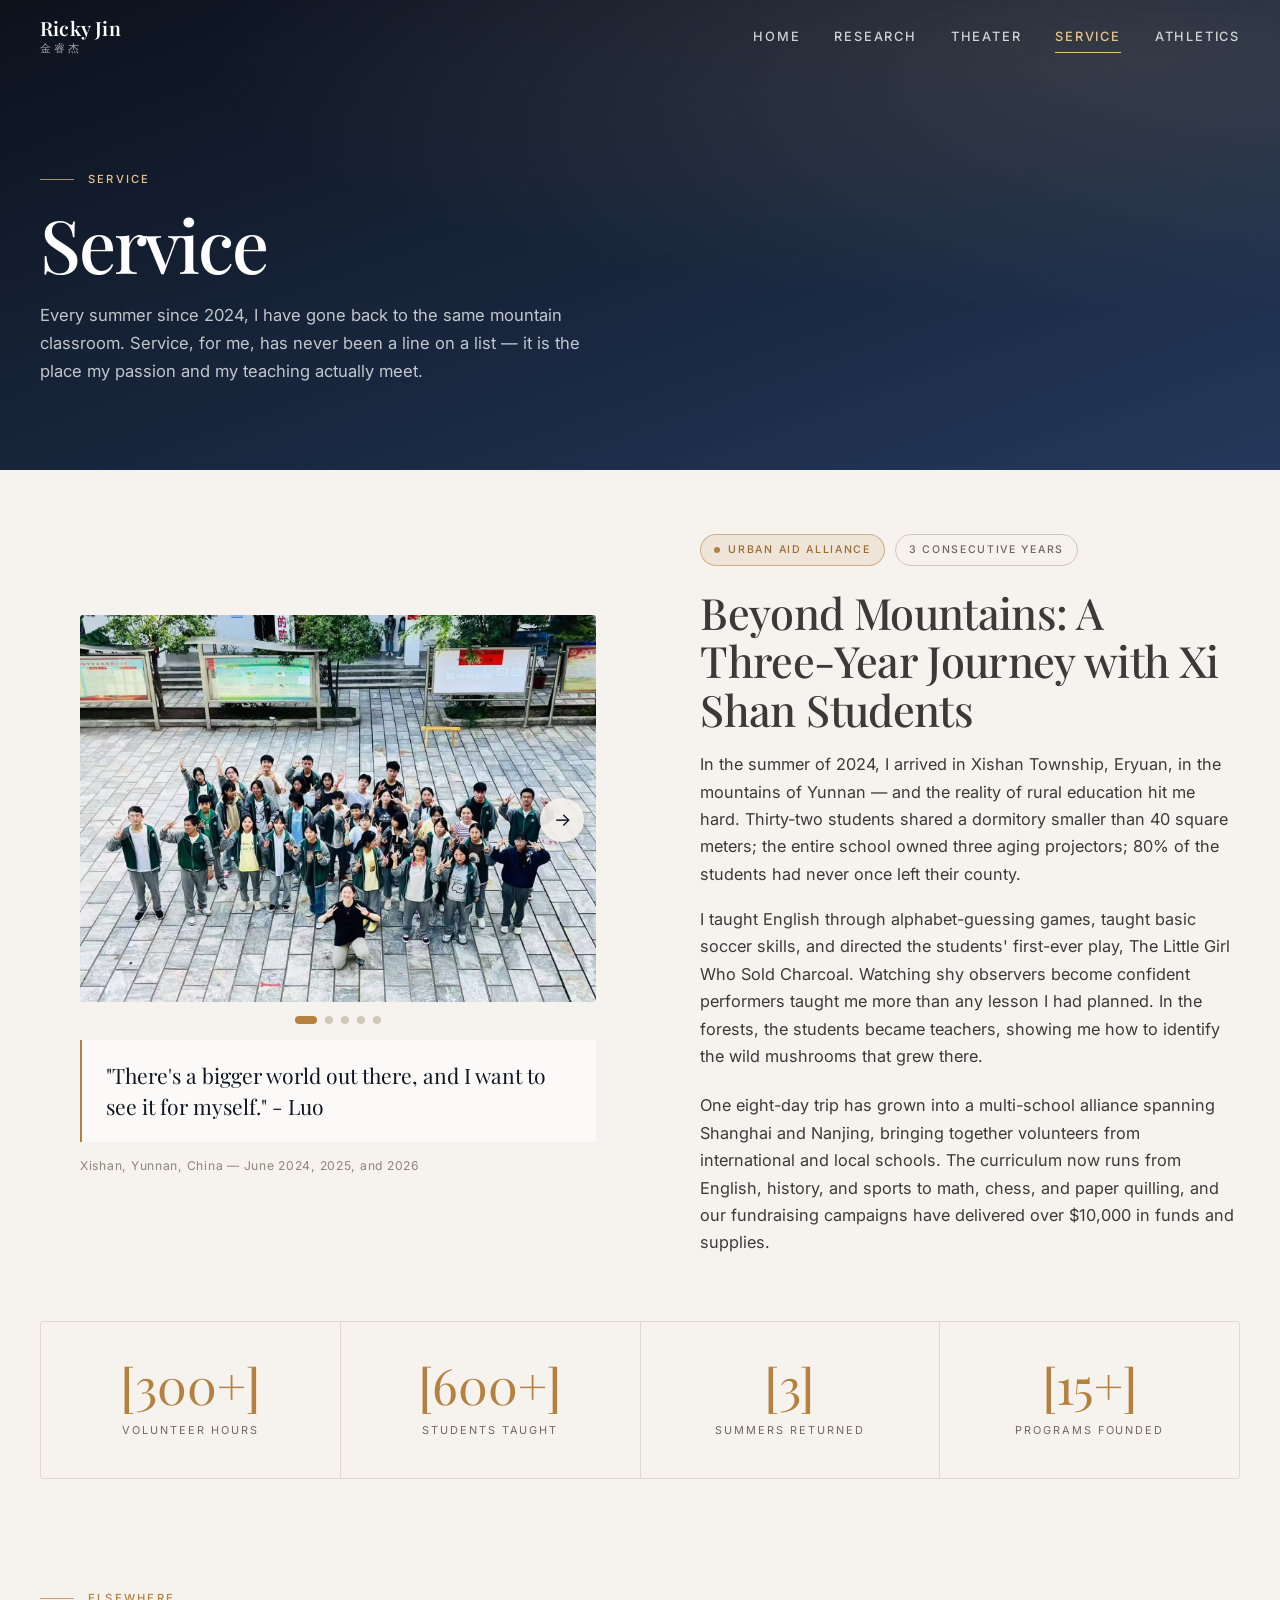
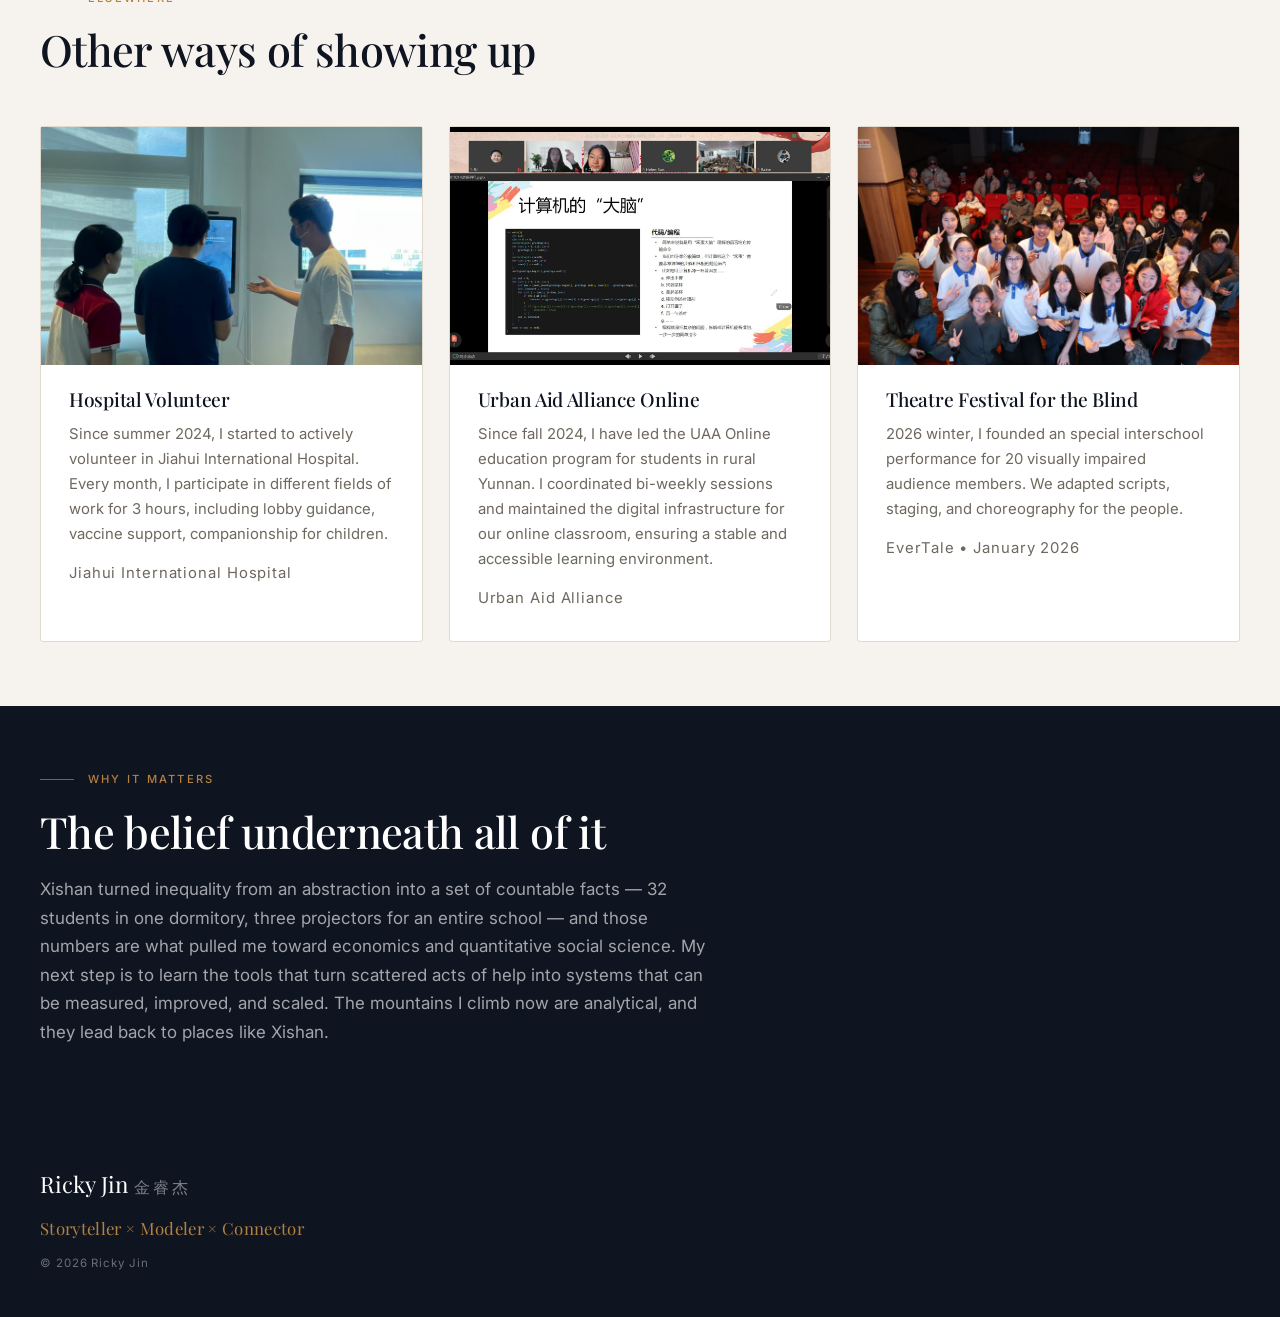
<file: service.html>
<!DOCTYPE html>
<html lang="en">
<head>
<meta charset="utf-8">
<meta name="viewport" content="width=device-width, initial-scale=1">
<title>Service — Ricky Jin</title>
<meta name="description" content="Community service by Ricky Jin: teaching in Xishan, hospital volunteering and more.">
<link rel="preconnect" href="https://fonts.googleapis.com">
<link rel="preconnect" href="https://fonts.gstatic.com" crossorigin>
<link href="https://fonts.googleapis.com/css2?family=Playfair+Display:ital,wght@0,400..700;1,400..600&family=Inter:wght@300..600&display=swap" rel="stylesheet">
<link rel="stylesheet" href="assets/css/main.css?v=20261031g">
</head>
<body>

<header class="nav nav--over">
  <div class="nav__inner">
    <a class="brand" href="index.html">
      <span class="brand__en">Ricky Jin</span>
      <span class="brand__cn">金睿杰</span>
    </a>
    <button class="nav__burger" type="button" aria-label="Open menu" aria-expanded="false">
      <span></span><span></span><span></span>
    </button>
    <nav class="nav__links" aria-label="Primary">
      <a href="index.html">Home</a>
      <a href="research.html">Research</a>
      <a href="theater.html">Theater</a>
      <a href="service.html" class="is-active" aria-current="page">Service</a>
      <a href="athletics.html">Athletics</a>
    </nav>
  </div>
</header>

<!-- ==================================================== PAGE HEAD -->
<section class="phead">
  <div class="phead__inner">
    <p class="kicker" data-key="service.kicker" data-ph="Section label">Service</p>
    <h1 class="display" style="font-size:clamp(2.6rem,6.4vw,4.6rem)" data-key="service.title" data-ph="Page title">Service</h1>
    <p class="phead__lede" data-key="service.lede" data-ph="Page subtitle">
      Every summer since [Year], I have gone back to the same mountain classroom.
      Service, for me, has never been a line on a list — it is the place my research
      and my teaching actually meet.
    </p>
  </div>
</section>

<!-- ==================================================== XISHAN -->
<section class="section">
  <div class="wrap">
    <div class="feature reveal">
      <figure class="feature__media">
        <div class="slider" aria-label="Xishan photos">
          <div class="slider__viewport">
            <div class="slider__track">
              <div class="ph r-4x3" data-img-key="service.xishan.main">
                <img alt="Teaching a class in Xishan — photo 1">
                <span class="ph__hint">Click to upload photo 1</span>
              </div>
              <div class="ph r-4x3" data-img-key="service.xishan.p2">
                <img alt="Xishan — photo 2">
                <span class="ph__hint">Click to upload photo 2</span>
              </div>
              <div class="ph r-4x3" data-img-key="service.xishan.p3">
                <img alt="Xishan — photo 3">
                <span class="ph__hint">Click to upload photo 3</span>
              </div>
              <div class="ph r-4x3" data-img-key="service.xishan.p4">
                <img alt="Xishan — photo 4">
                <span class="ph__hint">Click to upload photo 4</span>
              </div>
              <div class="ph r-4x3" data-img-key="service.xishan.p5">
                <img alt="Xishan — photo 5">
                <span class="ph__hint">Click to upload photo 5</span>
              </div>
            </div>
          </div>
          <button class="slider__prev" aria-label="Previous photo">←</button>
          <button class="slider__next" aria-label="Next photo">→</button>
          <div class="slider__dots">
            <button class="slider__dot" aria-label="Go to photo 1"></button>
            <button class="slider__dot" aria-label="Go to photo 2"></button>
            <button class="slider__dot" aria-label="Go to photo 3"></button>
            <button class="slider__dot" aria-label="Go to photo 4"></button>
            <button class="slider__dot" aria-label="Go to photo 5"></button>
          </div>
        </div>
        <div class="pull" data-key="service.xishan.quote" data-ph="Pull quote">
          "Education is not just about knowledge — it is about unlocking potential."
        </div>
        <figcaption class="cap" data-key="service.xishan.cap" data-ph="Photo caption">
          Xishan, [Province] — [Month Year]
        </figcaption>
      </figure>

      <div class="feature__text">
        <div class="tags">
          <span class="tag tag--pub" data-key="service.xishan.tag1" data-ph="Tag">[Program Name]</span>
          <span class="tag" data-key="service.xishan.tag2" data-ph="Tag">[Summers] consecutive years</span>
        </div>
        <h2 class="h2" data-key="service.xishan.title" data-ph="Headline">Teaching in Xishan</h2>
        <p data-key="service.xishan.p1" data-ph="Paragraph">
          In the summer of 2024, I arrived in Xishan Township, Eryuan, in the mountains of
          Yunnan — and the reality of rural education hit me hard. Thirty-two students shared
          a dormitory smaller than 40 square meters; the entire school owned three aging
          projectors; 80% of the students had never once left their county. That eight-day
          trip with the Urban Aid Alliance became the start of something I have not put
          down since.
        </p>
        <p data-key="service.xishan.p2" data-ph="Paragraph">
          I taught English through alphabet-guessing games, captained soccer training for
          the U15 team, and co-directed the students' first-ever play, The Little Girl Who
          Sold Charcoal. Watching shy observers become confident performers — and hearing
          parents erupt in tearful applause at the final bow — taught me more than any
          lesson I had planned. In the pine forests, my students became my teachers,
          showing me how to identify the wild mushrooms that grew there.
        </p>
        <p style="margin-top:22px" data-key="service.xishan.p3" data-ph="Paragraph">
          One eight-day trip has since grown into a three-year, multi-school alliance
          spanning Shanghai and Nanjing, bringing together volunteers from international
          and domestic schools. The curriculum now runs from English, soccer, and drama
          to math, chess, and paper quilling, and our fundraising campaigns have delivered
          over $10,000 in funds and supplies. Mountains separate us from Xishan; they do
          not separate us from each other.
        </p>
      </div>
    </div>
  </div>
</section>

<!-- ==================================================== STATS -->
<section class="section section--tight" style="padding-top:0">
  <div class="wrap reveal">
    <div class="stats">
      <div class="stat">
        <div class="stat__num" data-key="service.stat1.num" data-ph="Number">[000]</div>
        <div class="stat__label" data-key="service.stat1.label" data-ph="Label">Volunteer hours</div>
      </div>
      <div class="stat">
        <div class="stat__num" data-key="service.stat2.num" data-ph="Number">[00]</div>
        <div class="stat__label" data-key="service.stat2.label" data-ph="Label">Students taught</div>
      </div>
      <div class="stat">
        <div class="stat__num" data-key="service.stat3.num" data-ph="Number">[0]</div>
        <div class="stat__label" data-key="service.stat3.label" data-ph="Label">Summers returned</div>
      </div>
      <div class="stat">
        <div class="stat__num" data-key="service.stat4.num" data-ph="Number">[0]</div>
        <div class="stat__label" data-key="service.stat4.label" data-ph="Label">Programs founded</div>
      </div>
    </div>
  </div>
</section>

<!-- ==================================================== OTHER SERVICE -->
<section class="section">
  <div class="wrap">
    <div class="sec-head reveal">
      <p class="kicker" data-key="service.other.kicker" data-ph="Section label">Elsewhere</p>
      <h2 class="h2" data-key="service.other.title" data-ph="Headline">Other ways of showing up</h2>
    </div>

    <div class="subcards">
      <article class="subcard reveal">
        <div class="ph r-16x10" data-img-key="service.hospital" style="margin:-30px -28px 24px;border-radius:0">
          <img alt="Hospital volunteering">
          <span class="ph__hint">Click to upload photo</span>
        </div>
        <h3 data-key="service.hospital.title" data-ph="Title">Hospital Volunteer</h3>
        <p data-key="service.hospital.text" data-ph="Description">
          [Where, how long, what you actually did each shift — wayfinding, patient
          companionship, logistics. One concrete moment is worth more than a duty list.]
        </p>
        <p class="cap" data-key="service.hospital.meta" data-ph="Meta line">[Hospital] · [Hours] hours · [Dates]</p>
      </article>

      <article class="subcard reveal">
        <div class="ph r-16x10" data-img-key="service.other1" style="margin:-30px -28px 24px;border-radius:0">
          <img alt="Second volunteering experience">
          <span class="ph__hint">Click to upload photo</span>
        </div>
        <h3 data-key="service.other1.title" data-ph="Title">[Service Two]</h3>
        <p data-key="service.other1.text" data-ph="Description">
          [What the need was, what you contributed, and what changed because you were there.]
        </p>
        <p class="cap" data-key="service.other1.meta" data-ph="Meta line">[Organization] · [Dates]</p>
      </article>

      <article class="subcard reveal">
        <div class="ph r-16x10" data-img-key="service.other2" style="margin:-30px -28px 24px;border-radius:0">
          <img alt="Third volunteering experience">
          <span class="ph__hint">Click to upload photo</span>
        </div>
        <h3 data-key="service.other2.title" data-ph="Title">[Service Three]</h3>
        <p data-key="service.other2.text" data-ph="Description">
          [Same structure: need, contribution, outcome.]
        </p>
        <p class="cap" data-key="service.other2.meta" data-ph="Meta line">[Organization] · [Dates]</p>
      </article>
    </div>
  </div>
</section>

<!-- ==================================================== CLOSING -->
<section class="section section--ink">
  <div class="wrap reveal">
    <p class="kicker" data-key="service.close.kicker" data-ph="Section label">Why It Matters</p>
    <h2 class="h2" style="color:#fff;max-width:24ch" data-key="service.close.title" data-ph="Headline">
      Numbers with a face
    </h2>
    <p class="lead" style="color:rgba(255,255,255,.62);margin-top:20px" data-key="service.close.text" data-ph="Closing paragraph">
      Xishan turned inequality from an abstraction into a set of countable facts — 32
      students in one dormitory, three projectors for an entire school — and those numbers
      are what pulled me toward economics and quantitative social science. My next step is
      to learn the tools that turn scattered acts of help into systems that can be
      measured, improved, and scaled. The mountains I climb now are analytical, and they
      lead back to places like Xishan.
    </p>
  </div>
</section>

<footer class="foot">
  <div class="wrap foot__inner">
    <div>
      <div class="foot__brand">Ricky Jin <span style="opacity:.45;font-size:.7em;letter-spacing:.2em">金睿杰</span></div>
      <div class="foot__tags" data-key="global.foot.note" data-ph="Three nouns that characterize you">Storyteller × Modeler × Connector</div>
      <div class="foot__small">© <span id="year">2026</span> Ricky Jin</div>
    </div>
  </div>
</footer>

<script src="assets/js/overlay.js?v=20261031g"></script>
<script src="assets/js/app.js?v=20261031g"></script>
<script src="assets/js/edit.js?v=20261031g"></script>
</body>
</html>
</file>
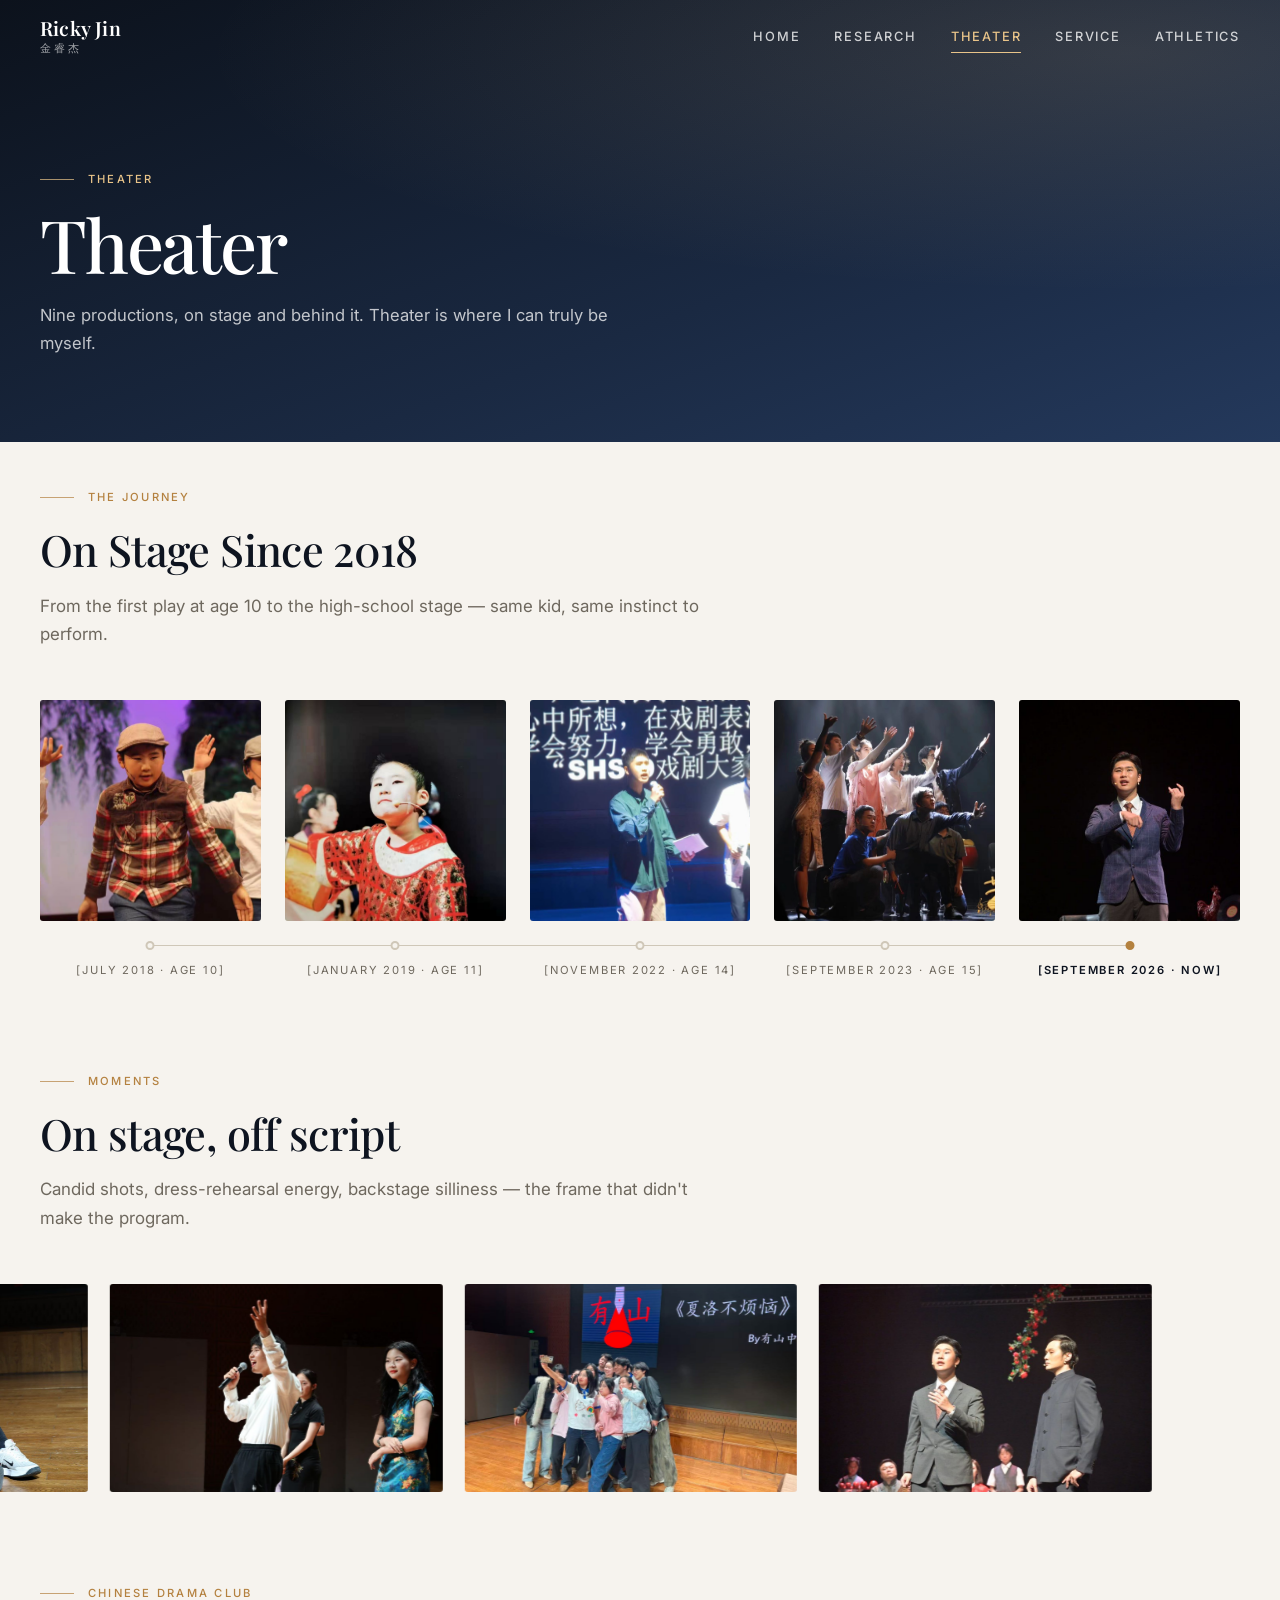
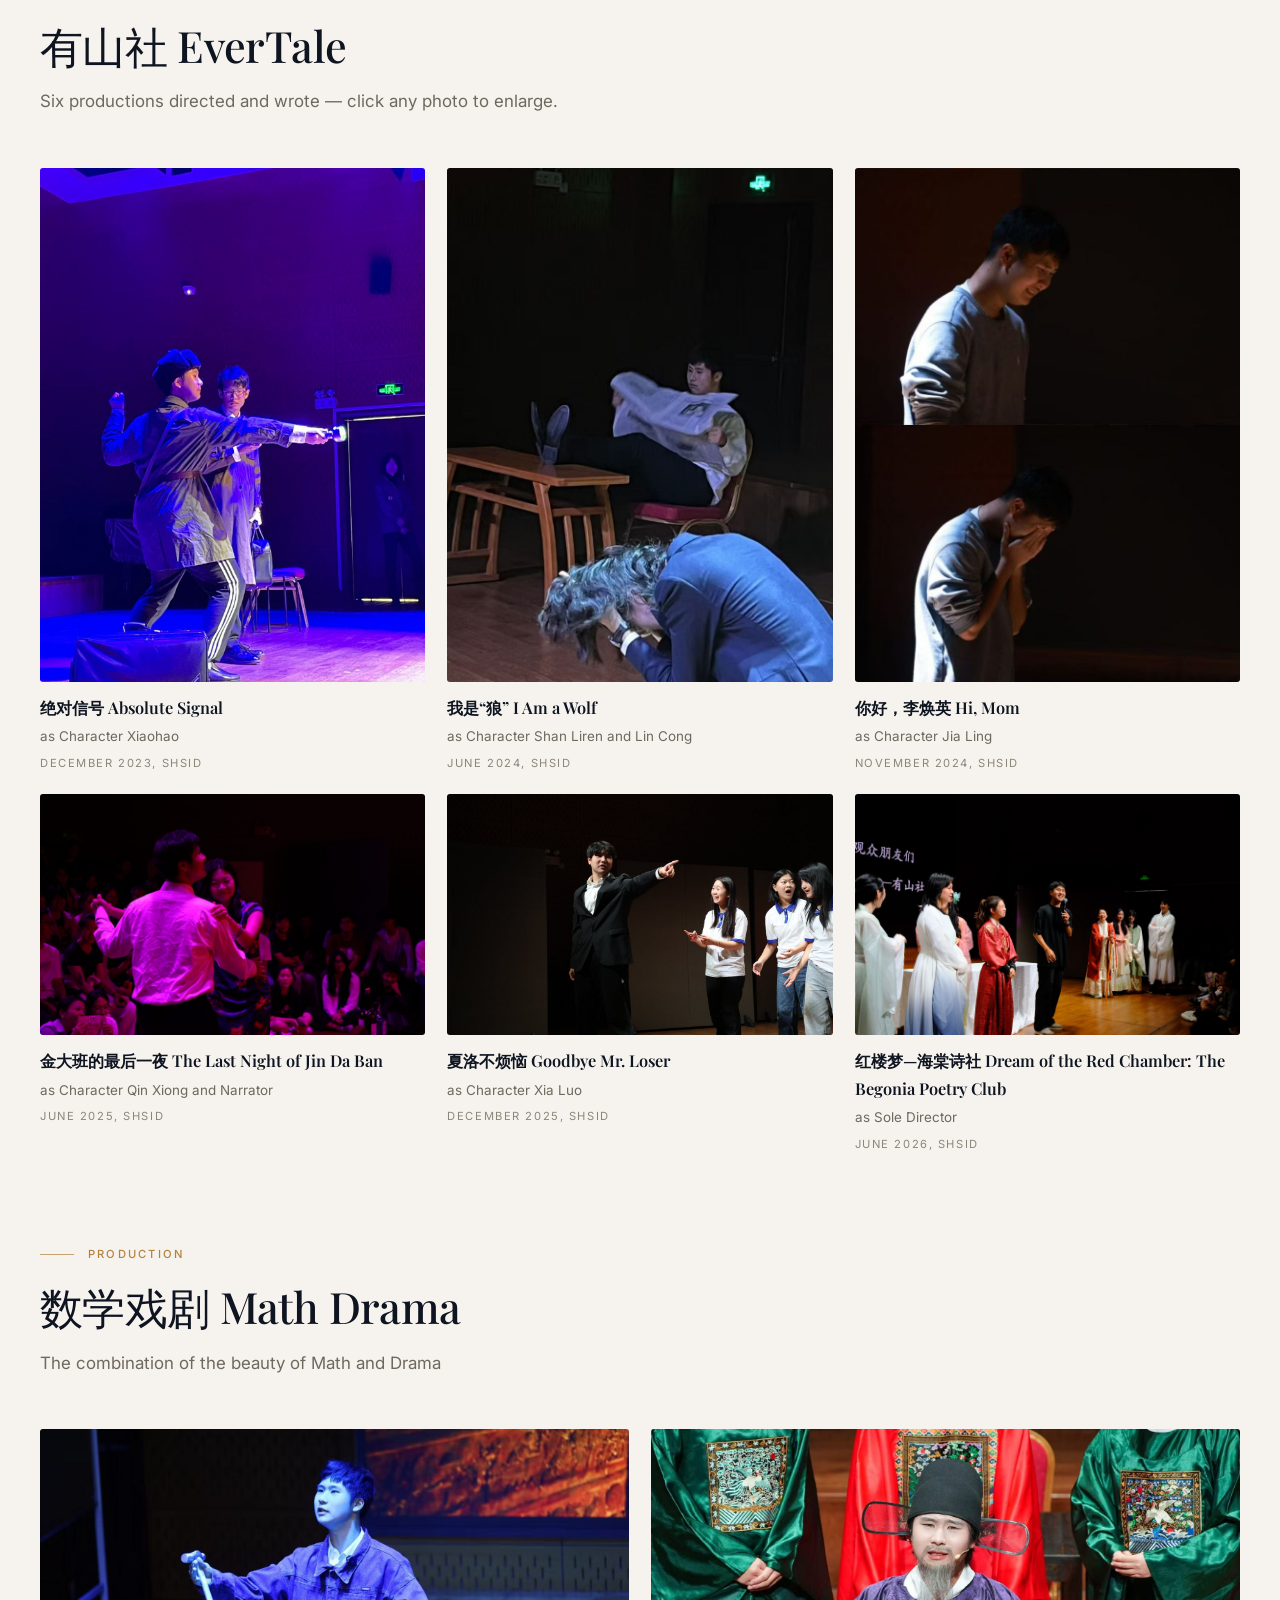
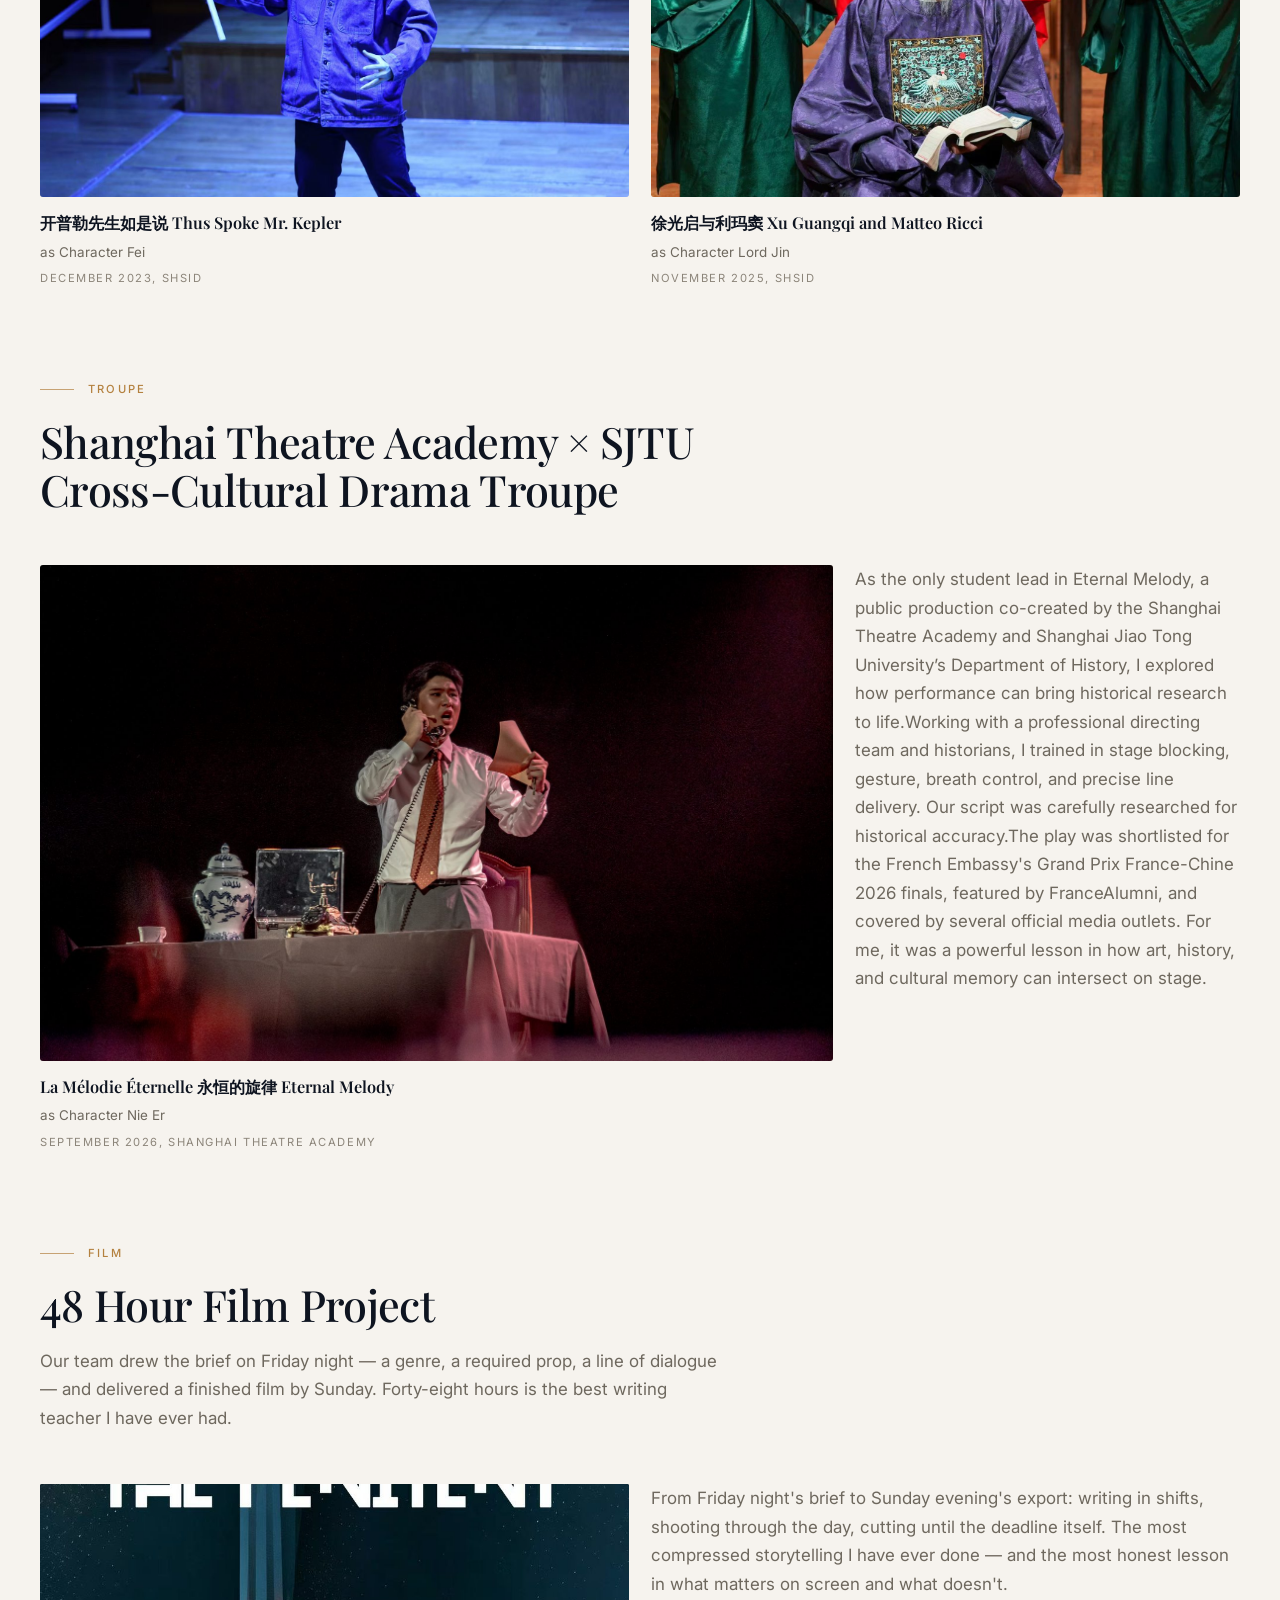
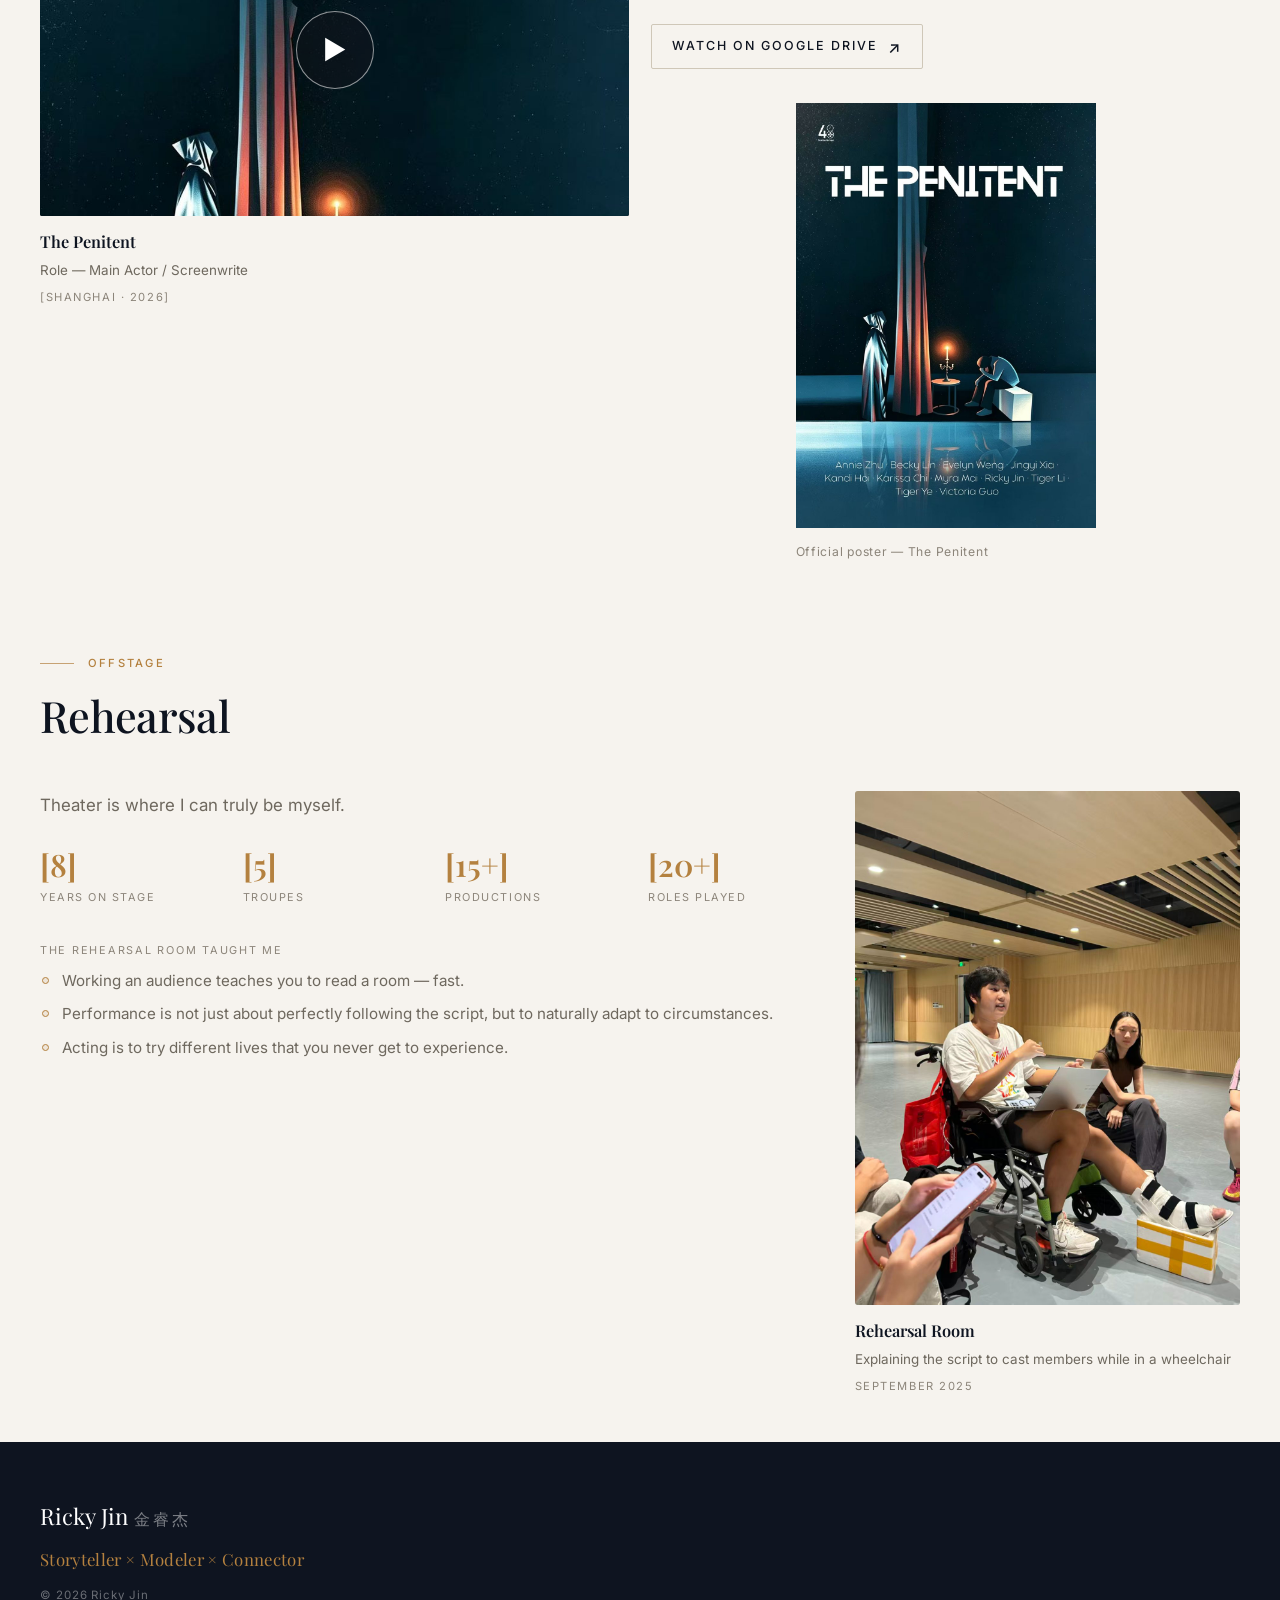
<file: theater.html>
<!DOCTYPE html>
<html lang="en">
<head>
<meta charset="utf-8">
<meta name="viewport" content="width=device-width, initial-scale=1">
<title>Theater — Ricky Jin</title>
<meta name="description" content="Stage work by Ricky Jin: selected performances, roles and production stills.">
<link rel="preconnect" href="https://fonts.googleapis.com">
<link rel="preconnect" href="https://fonts.gstatic.com" crossorigin>
<link href="https://fonts.googleapis.com/css2?family=Playfair+Display:ital,wght@0,400..700;1,400..600&family=Inter:wght@300..600&display=swap" rel="stylesheet">
<link rel="stylesheet" href="assets/css/main.css?v=20261031g">
</head>
<body>

<header class="nav nav--over">
  <div class="nav__inner">
    <a class="brand" href="index.html">
      <span class="brand__en">Ricky Jin</span>
      <span class="brand__cn">金睿杰</span>
    </a>
    <button class="nav__burger" type="button" aria-label="Open menu" aria-expanded="false">
      <span></span><span></span><span></span>
    </button>
    <nav class="nav__links" aria-label="Primary">
      <a href="index.html">Home</a>
      <a href="research.html">Research</a>
      <a href="theater.html" class="is-active" aria-current="page">Theater</a>
      <a href="service.html">Service</a>
      <a href="athletics.html">Athletics</a>
    </nav>
  </div>
</header>

<!-- ==================================================== PAGE HEAD -->
<section class="phead">
  <div class="phead__inner">
    <p class="kicker" data-key="theater.kicker" data-ph="Section label">Theater</p>
    <h1 class="display" style="font-size:clamp(2.6rem,6.4vw,4.6rem)" data-key="theater.title" data-ph="Page title">Theater</h1>
    <p class="phead__lede" data-key="theater.lede" data-ph="Page subtitle">
      Nine productions, on stage and behind it. Acting taught me to read a room in real time —
      a skill I use every time I present research or stand in front of a classroom.
    </p>
  </div>
</section>

<!-- ==================================================== JOURNEY · 成长轨迹 -->
<section class="section section--tight">
  <div class="wrap">
    <div class="sec-head reveal">
      <p class="kicker" data-key="theater.journey.kicker" data-ph="Section label">The Journey · 成长轨迹</p>
      <h2 class="h2" data-key="theater.journey.title" data-ph="Headline">On Stage Since [Year]</h2>
      <p class="lead" data-key="theater.journey.note" data-ph="Short note">
        [One line: from the first play at age [N] to the high-school stage — same kid, same instinct to perform.]
      </p>
    </div>
    <div class="jgrid">
      <figure class="tile reveal" data-lightbox data-cap="[Year] — [First plays]">
        <div class="ph r-1x1" data-img-key="theater.j1">
          <img alt="Theater through the years — childhood photo one">
          <span class="ph__hint">Click to upload photo</span>
        </div>
        <figcaption class="jyear" data-key="theater.j1.year" data-ph="Year">[2014 · Age 8]</figcaption>
      </figure>

      <figure class="tile reveal" data-lightbox data-cap="[Year] — [Occasion]">
        <div class="ph r-1x1" data-img-key="theater.j2">
          <img alt="Theater through the years — childhood photo two">
          <span class="ph__hint">Click to upload photo</span>
        </div>
        <figcaption class="jyear" data-key="theater.j2.year" data-ph="Year">[2016 · Age 10]</figcaption>
      </figure>

      <figure class="tile reveal" data-lightbox data-cap="[Year] — [Occasion]">
        <div class="ph r-1x1" data-img-key="theater.j3">
          <img alt="Theater through the years — childhood photo three">
          <span class="ph__hint">Click to upload photo</span>
        </div>
        <figcaption class="jyear" data-key="theater.j3.year" data-ph="Year">[2019 · Age 13]</figcaption>
      </figure>

      <figure class="tile reveal" data-lightbox data-cap="[Year] — [Occasion]">
        <div class="ph r-1x1" data-img-key="theater.j4">
          <img alt="Theater through the years — childhood photo four">
          <span class="ph__hint">Click to upload photo</span>
        </div>
        <figcaption class="jyear" data-key="theater.j4.year" data-ph="Year">[2022 · Age 16]</figcaption>
      </figure>

      <figure class="tile tile--now reveal" data-lightbox data-cap="Now — high-school stage">
        <div class="ph r-1x1" data-img-key="theater.j5">
          <img alt="Theater now — recent stage photo">
          <span class="ph__hint">Click to upload photo</span>
        </div>
        <figcaption class="jyear" data-key="theater.j5.year" data-ph="Year">[Now]</figcaption>
      </figure>
    </div>
  </div>
</section>

<!-- ==================================================== CAROUSEL · 舞台瞬间 -->
<section class="section section--tight">
  <div class="wrap">
    <div class="sec-head reveal">
      <p class="kicker" data-key="theater.car.kicker" data-ph="Section label">Moments</p>
      <h2 class="h2" data-key="theater.car.title" data-ph="Headline">舞台瞬间 · On stage, off script</h2>
      <p class="lead" data-key="theater.car.note" data-ph="Short note">
        Candid shots, dress-rehearsal energy, backstage silliness — the frame that didn't make the program.
      </p>
    </div>
  </div>
  <div class="carousel" aria-label="Theater moments carousel">
    <div class="carousel__track">
      <figure class="carousel__slide reveal" data-lightbox data-cap="[Photo caption 1]">
        <div class="ph r-16x10" data-img-key="theater.car1">
          <img alt="Carousel photo 1">
          <span class="ph__hint">Click to upload photo</span>
        </div>
      </figure>
      <figure class="carousel__slide reveal" data-lightbox data-cap="[Photo caption 2]">
        <div class="ph r-16x10" data-img-key="theater.car2">
          <img alt="Carousel photo 2">
          <span class="ph__hint">Click to upload photo</span>
        </div>
      </figure>
      <figure class="carousel__slide reveal" data-lightbox data-cap="[Photo caption 3]">
        <div class="ph r-16x10" data-img-key="theater.car3">
          <img alt="Carousel photo 3">
          <span class="ph__hint">Click to upload photo</span>
        </div>
      </figure>
      <figure class="carousel__slide reveal" data-lightbox data-cap="[Photo caption 4]">
        <div class="ph r-16x10" data-img-key="theater.car4">
          <img alt="Carousel photo 4">
          <span class="ph__hint">Click to upload photo</span>
        </div>
      </figure>
      <figure class="carousel__slide reveal" data-lightbox data-cap="[Photo caption 5]">
        <div class="ph r-16x10" data-img-key="theater.car5">
          <img alt="Carousel photo 5">
          <span class="ph__hint">Click to upload photo</span>
        </div>
      </figure>
      <figure class="carousel__slide reveal" data-lightbox data-cap="[Photo caption 6]">
        <div class="ph r-16x10" data-img-key="theater.car6">
          <img alt="Carousel photo 6">
          <span class="ph__hint">Click to upload photo</span>
        </div>
      </figure>
      <figure class="carousel__slide reveal" data-lightbox data-cap="[Photo caption 7]">
        <div class="ph r-16x10" data-img-key="theater.car7">
          <img alt="Carousel photo 7">
          <span class="ph__hint">Click to upload photo</span>
        </div>
      </figure>
      <figure class="carousel__slide reveal" data-lightbox data-cap="[Photo caption 8]">
        <div class="ph r-16x10" data-img-key="theater.car8">
          <img alt="Carousel photo 8">
          <span class="ph__hint">Click to upload photo</span>
        </div>
      </figure>
      <figure class="carousel__slide reveal" data-lightbox data-cap="[Photo caption 9]">
        <div class="ph r-16x10" data-img-key="theater.car9">
          <img alt="Carousel photo 9">
          <span class="ph__hint">Click to upload photo</span>
        </div>
      </figure>
    </div>
  </div>
</section>

<!-- ==================================================== GROUP 1 · 友山社 -->
<section class="section section--tight">
  <div class="wrap">
    <div class="sec-head reveal">
      <p class="kicker" data-key="theater.g1.kicker" data-ph="Section label">Troupe</p>
      <h2 class="h2" data-key="theater.g1.title" data-ph="Troupe name">友山社 Youshanshe</h2>
      <p class="lead" data-key="theater.g1.note" data-ph="Short note">
        Six productions, in chronological order — click any photo to enlarge.
      </p>
    </div>
    <div class="pgrid">

      <figure class="tile reveal" data-lightbox data-cap="[Play] — [Role] · [Date]">
        <div class="ph r-3x4" data-img-key="theater.t1">
          <img alt="Performance still — production one">
          <span class="ph__hint">Click to upload photo</span>
        </div>
        <figcaption class="tile__cap">
          <b data-key="theater.t1.title" data-ph="Play title">[Play Title One]</b>
          <em data-key="theater.t1.role" data-ph="Role">as [Character / Role]</em>
          <time data-key="theater.t1.date" data-ph="Date & venue">[Month Year] · [Venue]</time>
        </figcaption>
      </figure>

      <figure class="tile reveal" data-lightbox data-cap="[Play] — [Role] · [Date]">
        <div class="ph r-3x4" data-img-key="theater.t2">
          <img alt="Performance still — production two">
          <span class="ph__hint">Click to upload photo</span>
        </div>
        <figcaption class="tile__cap">
          <b data-key="theater.t2.title" data-ph="Play title">[Play Title Two]</b>
          <em data-key="theater.t2.role" data-ph="Role">as [Character / Role]</em>
          <time data-key="theater.t2.date" data-ph="Date & venue">[Month Year] · [Venue]</time>
        </figcaption>
      </figure>

      <figure class="tile reveal" data-lightbox data-cap="[Play] — [Role] · [Date]">
        <div class="ph r-3x4" data-img-key="theater.t3">
          <img alt="Performance still — production three">
          <span class="ph__hint">Click to upload photo</span>
        </div>
        <figcaption class="tile__cap">
          <b data-key="theater.t3.title" data-ph="Play title">[Play Title Three]</b>
          <em data-key="theater.t3.role" data-ph="Role">as [Character / Role]</em>
          <time data-key="theater.t3.date" data-ph="Date & venue">[Month Year] · [Venue]</time>
        </figcaption>
      </figure>

      <figure class="tile reveal" data-lightbox data-cap="[Play] — [Role] · [Date]">
        <div class="ph r-16x10" data-img-key="theater.t4">
          <img alt="Performance still — production four">
          <span class="ph__hint">Click to upload photo</span>
        </div>
        <figcaption class="tile__cap">
          <b data-key="theater.t4.title" data-ph="Play title">[Play Title Four]</b>
          <em data-key="theater.t4.role" data-ph="Role">as [Character / Role]</em>
          <time data-key="theater.t4.date" data-ph="Date & venue">[Month Year] · [Venue]</time>
        </figcaption>
      </figure>

      <figure class="tile reveal" data-lightbox data-cap="[Play] — [Role] · [Date]">
        <div class="ph r-16x10" data-img-key="theater.t5">
          <img alt="Performance still — production five">
          <span class="ph__hint">Click to upload photo</span>
        </div>
        <figcaption class="tile__cap">
          <b data-key="theater.t5.title" data-ph="Play title">[Play Title Five]</b>
          <em data-key="theater.t5.role" data-ph="Role">as [Character / Role]</em>
          <time data-key="theater.t5.date" data-ph="Date & venue">[Month Year] · [Venue]</time>
        </figcaption>
      </figure>

      <figure class="tile reveal" data-lightbox data-cap="[Play] — [Role] · [Date]">
        <div class="ph r-16x10" data-img-key="theater.t6">
          <img alt="Performance still — production six">
          <span class="ph__hint">Click to upload photo</span>
        </div>
        <figcaption class="tile__cap">
          <b data-key="theater.t6.title" data-ph="Play title">[Play Title Six]</b>
          <em data-key="theater.t6.role" data-ph="Role">as [Character / Role]</em>
          <time data-key="theater.t6.date" data-ph="Date & venue">[Month Year] · [Venue]</time>
        </figcaption>
      </figure>

    </div>
  </div>
</section>

<!-- ==================================================== GROUP 2 · 数学戏剧 -->
<section class="section section--tight">
  <div class="wrap">
    <div class="sec-head reveal">
      <p class="kicker" data-key="theater.g2.kicker" data-ph="Section label">Production</p>
      <h2 class="h2" data-key="theater.g2.title" data-ph="Production name">数学戏剧 Math Theater</h2>
      <p class="lead" data-key="theater.g2.note" data-ph="Short note">
        [One line about this production.]
      </p>
    </div>
    <div class="pgrid pgrid--2">
      <figure class="tile reveal" data-lightbox data-cap="[Play] — [Role] · [Date]">
        <div class="ph r-16x10" data-img-key="theater.t7">
          <img alt="Performance still — production seven">
          <span class="ph__hint">Click to upload photo</span>
        </div>
        <figcaption class="tile__cap">
          <b data-key="theater.t7.title" data-ph="Play title">[Play Title Seven]</b>
          <em data-key="theater.t7.role" data-ph="Role">as [Character / Role]</em>
          <time data-key="theater.t7.date" data-ph="Date & venue">[Month Year] · [Venue]</time>
        </figcaption>
      </figure>

      <figure class="tile reveal" data-lightbox data-cap="[Play] — [Role] · [Date]">
        <div class="ph r-16x10" data-img-key="theater.t8">
          <img alt="Performance still — production eight">
          <span class="ph__hint">Click to upload photo</span>
        </div>
        <figcaption class="tile__cap">
          <b data-key="theater.t8.title" data-ph="Play title">[Play Title Eight]</b>
          <em data-key="theater.t8.role" data-ph="Role">as [Character / Role]</em>
          <time data-key="theater.t8.date" data-ph="Date & venue">[Month Year] · [Venue]</time>
        </figcaption>
      </figure>

    </div>
  </div>
</section>

<!-- ==================================================== GROUP 3 · 外面的剧团 -->
<section class="section section--tight">
  <div class="wrap">
    <div class="sec-head reveal">
      <p class="kicker" data-key="theater.g3.kicker" data-ph="Section label">Guest Troupe</p>
      <h2 class="h2" data-key="theater.g3.title" data-ph="Troupe name">外面的剧团 [Guest Troupe]</h2>
    </div>
    <div class="pgrid">
      <figure class="tile reveal span2" data-lightbox data-cap="[Play] — [Role] · [Date]">
        <div class="ph r-16x10" data-img-key="theater.t9">
          <img alt="Performance still — production nine">
          <span class="ph__hint">Click to upload photo</span>
        </div>
        <figcaption class="tile__cap">
          <b data-key="theater.t9.title" data-ph="Play title">[Play Title Nine]</b>
          <em data-key="theater.t9.role" data-ph="Role">as [Character / Role]</em>
          <time data-key="theater.t9.date" data-ph="Date & venue">[Month Year] · [Venue]</time>
        </figcaption>
      </figure>

      <div class="tnote">
        <p class="lead" data-key="theater.g3.note" data-ph="Troupe intro">
          [Two or three sentences about this troupe — who runs it, what you performed, and when.]
        </p>
      </div>
    </div>
  </div>
</section>

<!-- ==================================================== FILM · 48HFP 微电影 -->
<section class="section section--tight">
  <div class="wrap">
    <div class="sec-head reveal">
      <p class="kicker" data-key="theater.film.kicker" data-ph="Section label">Film</p>
      <h2 class="h2" data-key="theater.film.title" data-ph="Headline">48 Hour Film Project · 微电影</h2>
      <p class="lead" data-key="theater.film.note" data-ph="Short note">
        Our team drew the brief on Friday night — a genre, a required prop, a line of dialogue —
        and delivered a finished film by Sunday. Forty-eight hours is the best writing teacher
        I have ever had.
      </p>
    </div>
    <div class="pgrid pgrid--2">
      <figure class="tile reveal">
        <div class="film__frame">
          <iframe data-src="https://drive.google.com/file/d/1ByxSnE7mrgYCFLpnAIKUDDM5d-179biy/preview" title="The Penitent — 48 Hour Film Project" allow="autoplay" allowfullscreen></iframe>
          <img class="film__poster" src="assets/img/theater-film-poster.jpg" alt="The Penitent — poster art">
          <button class="film__play" type="button" aria-label="Play the film">▶</button>
        </div>
        <figcaption class="tile__cap">
          <b data-key="theater.film1.title" data-ph="Film title">The Penitent</b>
          <em data-key="theater.film1.role" data-ph="Role">[Role — writer / actor / editor]</em>
          <time data-key="theater.film1.date" data-ph="City & year">[City · Year]</time>
        </figcaption>
      </figure>

      <div class="tnote">
        <div class="tnote__in reveal">
          <p class="lead" data-key="theater.film1.story" data-ph="The 48-hour story">
            From Friday night's brief to Sunday evening's export: writing in shifts, shooting
            through the day, cutting until the deadline itself. The most compressed storytelling
            I have ever done — and the most honest lesson in what matters on screen and what
            doesn't.
          </p>
          <a class="btn btn--line rblock__repo" href="https://drive.google.com/file/d/1ByxSnE7mrgYCFLpnAIKUDDM5d-179biy/view?usp=sharing" target="_blank" rel="noopener">
            <span data-key="theater.film.watch" data-ph="Watch button label">Watch on Google Drive</span>
            <span class="btn__arrow">↗</span>
          </a>
          <figure class="film__posterbox">
            <img src="assets/img/theater-film-poster.jpg" alt="The Penitent — official poster">
            <figcaption class="cap" data-key="theater.film1.posterCap" data-ph="Poster caption">Official poster — The Penitent</figcaption>
          </figure>
        </div>
      </div>
    </div>
  </div>
</section>

<!-- ==================================================== GROUP 4 · 排练收尾 -->
<section class="section section--tight">
  <div class="wrap">
    <div class="sec-head reveal">
      <p class="kicker" data-key="theater.g4.kicker" data-ph="Section label">Offstage</p>
      <h2 class="h2" data-key="theater.g4.title" data-ph="Headline">排练 Rehearsal</h2>
    </div>
    <div class="pgrid">
      <div class="tnote span2">
        <div class="tnote__in reveal">
          <p class="lead" data-key="theater.g4.note" data-ph="What theater means to you">
            [Add a line here about what theater means to you — one honest sentence beats a
            paragraph of adjectives.]
          </p>

          <div class="rstats">
            <div class="rstat">
              <b data-key="theater.g4.s1n" data-ph="Number">[10+]</b>
              <span data-key="theater.g4.s1l" data-ph="Stat label">years on stage</span>
            </div>
            <div class="rstat">
              <b data-key="theater.g4.s2n" data-ph="Number">[3]</b>
              <span data-key="theater.g4.s2l" data-ph="Stat label">troupes</span>
            </div>
            <div class="rstat">
              <b data-key="theater.g4.s3n" data-ph="Number">[9]</b>
              <span data-key="theater.g4.s3l" data-ph="Stat label">productions</span>
            </div>
            <div class="rstat">
              <b data-key="theater.g4.s4n" data-ph="Number">[6]</b>
              <span data-key="theater.g4.s4l" data-ph="Stat label">roles played</span>
            </div>
          </div>

          <p class="rlist-kicker" data-key="theater.g4.listk" data-ph="Small label">The rehearsal room taught me</p>
          <ul class="rlist">
            <li data-key="theater.g4.p1" data-ph="Lesson">[Working an audience teaches you to read a room — fast.]</li>
            <li data-key="theater.g4.p2" data-ph="Lesson">[A director's note is just feedback with higher stakes.]</li>
            <li data-key="theater.g4.p3" data-ph="Lesson">[Shows open on schedule because of the boring rehearsals.]</li>
          </ul>
        </div>
      </div>
      <figure class="tile reveal" data-lightbox data-cap="Rehearsal">
        <div class="ph r-3x4" data-img-key="theater.t10">
          <img alt="Rehearsal room">
          <span class="ph__hint">Click to upload photo</span>
        </div>
        <figcaption class="tile__cap">
          <b data-key="theater.t10.title" data-ph="Caption title">Rehearsal Room</b>
          <em data-key="theater.t10.role" data-ph="Caption">[What is happening in this photo]</em>
          <time data-key="theater.t10.date" data-ph="Date">[Month Year]</time>
        </figcaption>
      </figure>

    </div>
  </div>
</section>

<footer class="foot">
  <div class="wrap foot__inner">
    <div>
      <div class="foot__brand">Ricky Jin <span style="opacity:.45;font-size:.7em;letter-spacing:.2em">金睿杰</span></div>
      <div class="foot__tags" data-key="global.foot.note" data-ph="Three nouns that characterize you">Storyteller × Modeler × Connector</div>
      <div class="foot__small">© <span id="year">2026</span> Ricky Jin</div>
    </div>
  </div>
</footer>

<script src="assets/js/overlay.js?v=20261031g"></script>
<script src="assets/js/app.js?v=20261031g"></script>
<script src="assets/js/edit.js?v=20261031g"></script>
</body>
</html>
</file>
<file: assets/css/main.css>
/* ========================================================================
   Ricky Jin — Personal Showcase Site
   Design language: editorial, restrained, deep ink + warm paper + brass
   ======================================================================== */

:root{
  --ink:#0E1420;
  --ink-2:#151D2B;
  --navy:#1B2A44;
  --navy-2:#243a5e;
  --paper:#F6F3EE;
  --paper-2:#FFFFFF;
  --line:#E0DACE;
  --line-2:#CFC7B8;
  --muted:#6E685E;
  --muted-2:#8C857A;
  --accent:#B4813F;
  --accent-2:#9A6C33;
  --accent-soft:rgba(180,129,63,.12);

  --serif:"Playfair Display","Cormorant Garamond",Georgia,"Songti SC","Source Han Serif SC",serif;
  --sans:"Inter",-apple-system,BlinkMacSystemFont,"Segoe UI","PingFang SC","Hiragino Sans GB","Microsoft YaHei",sans-serif;

  --nav-h:74px;
  --wrap:1200px;
  --ease:cubic-bezier(.22,.68,.24,1);
}

*,*::before,*::after{box-sizing:border-box}
html{scroll-behavior:smooth;-webkit-text-size-adjust:100%}
body{
  margin:0;
  font-family:var(--sans);
  font-size:16px;
  line-height:1.68;
  color:var(--ink);
  background:var(--paper);
  -webkit-font-smoothing:antialiased;
  overflow-x:hidden;
}
img{max-width:100%;display:block}
a{color:inherit;text-decoration:none}
button{font-family:inherit}
h1,h2,h3,h4{margin:0;font-family:var(--serif);font-weight:500;letter-spacing:-.015em;line-height:1.12}
p{margin:0}
ul{margin:0;padding:0;list-style:none}

/* ---------------------------------------------------------------- layout */
.wrap{width:min(var(--wrap),100% - 56px);margin-inline:auto}
@media (max-width:720px){.wrap{width:calc(100% - 40px)}}
.section{padding:64px 0}
.section--tight{padding:46px 0}
.section--ink{background:var(--ink);color:var(--paper)}
@media (max-width:820px){
  .section{padding:48px 0}
  .section--tight{padding:34px 0}
}
/* tighter junction: about intro → four cards */
#about{padding-bottom:32px}
#about + .section{padding-top:32px}
@media (max-width:820px){#about{padding-bottom:24px}#about + .section{padding-top:24px}}

.sec-head{margin-bottom:52px;max-width:760px}
.sec-head--split{display:flex;align-items:flex-end;justify-content:space-between;gap:32px;max-width:none;flex-wrap:wrap}
.kicker{
  display:flex;align-items:center;gap:14px;
  font-size:.7rem;letter-spacing:.2em;text-transform:uppercase;
  font-weight:500;color:var(--accent);margin-bottom:18px;
}
.kicker::before{content:"";width:34px;height:1px;background:currentColor;opacity:.7}
.h2{font-size:clamp(1.85rem,3.4vw,2.7rem);margin-bottom:18px}
.lead{font-size:1.06rem;color:var(--muted);max-width:62ch}
.muted{color:var(--muted)}

/* ------------------------------------------------------------ typography */
.display{
  font-family:var(--serif);
  font-size:clamp(3rem,8.2vw,6rem);
  line-height:1;letter-spacing:-.03em;font-weight:500;
}
.display__cn{
  display:block;font-family:var(--serif);
  font-size:clamp(1.1rem,2.2vw,1.6rem);letter-spacing:.34em;
  font-weight:400;margin-top:18px;opacity:.72;
}

/* ------------------------------------------------------------------ nav */
.nav{
  position:fixed;top:0;left:0;right:0;z-index:60;height:var(--nav-h);
  display:flex;align-items:center;
  transition:background .35s var(--ease),color .35s var(--ease),box-shadow .35s var(--ease),border-color .35s var(--ease);
  border-bottom:1px solid transparent;
}
.nav__inner{
  width:min(var(--wrap),100% - 56px);margin-inline:auto;
  display:flex;align-items:center;justify-content:space-between;gap:24px;
}
.nav--over{color:#fff}
.nav.is-solid{
  background:rgba(246,243,238,.9);
  -webkit-backdrop-filter:blur(14px);backdrop-filter:blur(14px);
  border-bottom-color:var(--line);color:var(--ink);
}
.brand{display:flex;flex-direction:column;line-height:1.1}
.brand__en{font-family:var(--serif);font-size:1.22rem;letter-spacing:.01em;font-weight:600}
.brand__cn{font-size:.66rem;letter-spacing:.28em;opacity:.6;margin-top:3px}
.nav__links{display:flex;align-items:center;gap:34px}
.nav__links a{
  position:relative;font-size:.8rem;letter-spacing:.14em;text-transform:uppercase;
  font-weight:500;padding:6px 0;opacity:.78;transition:opacity .25s var(--ease);
}
.nav__links a::after{
  content:"";position:absolute;left:0;right:0;bottom:0;height:1px;
  background:currentColor;transform:scaleX(0);transform-origin:left;
  transition:transform .35s var(--ease);
}
.nav__links a:hover{opacity:1}
.nav__links a:hover::after{transform:scaleX(1)}
.nav__links a.is-active{opacity:1;color:var(--accent)}
.nav__links a.is-active::after{transform:scaleX(1);background:var(--accent)}
.nav--over .nav__links a.is-active{color:#E9C489}
.nav--over .nav__links a.is-active::after{background:#E9C489}

.nav__burger{
  display:none;width:42px;height:42px;border:1px solid currentColor;border-radius:2px;
  background:none;color:inherit;cursor:pointer;align-items:center;justify-content:center;
  flex-direction:column;gap:5px;opacity:.85;
}
.nav__burger span{display:block;width:18px;height:1px;background:currentColor}
@media (max-width:900px){
  .nav__burger{display:flex}
  .nav__links{
    position:absolute;top:var(--nav-h);left:0;right:0;
    flex-direction:column;align-items:flex-start;gap:0;
    background:var(--paper);color:var(--ink);
    border-bottom:1px solid var(--line);
    padding:8px 28px 20px;
    transform:translateY(-12px);opacity:0;pointer-events:none;
    transition:opacity .3s var(--ease),transform .3s var(--ease);
  }
  .nav__links.is-open{opacity:1;transform:none;pointer-events:auto}
  .nav__links a{padding:14px 0;width:100%;border-bottom:1px solid var(--line);font-size:.85rem}
  .nav__links a:last-child{border-bottom:0}
}

/* ------------------------------------------------------------ dark hero */
.hero{
  position:relative;min-height:min(92vh,820px);
  display:flex;align-items:flex-end;
  background:linear-gradient(165deg,#0B111B 0%,#16233A 55%,#22344F 100%);
  color:#fff;overflow:hidden;
}
.hero::after{
  content:"";position:absolute;inset:0;z-index:2;pointer-events:none;
  background:linear-gradient(180deg,rgba(8,12,20,.62) 0%,rgba(8,12,20,.22) 38%,rgba(8,12,20,.82) 100%);
}
.hero__media{position:absolute;inset:0;z-index:0}
.hero__media img{width:100%;height:100%;object-fit:cover;opacity:.42}
.hero__inner{
  position:relative;z-index:3;
  width:min(var(--wrap),100% - 56px);margin-inline:auto;
  padding-bottom:clamp(64px,9vh,110px);padding-top:calc(var(--nav-h) + 60px);
}
.hero .kicker{color:#E9C489;margin-bottom:26px}
.hero__lede{
  max-width:46ch;margin-top:30px;font-size:clamp(1.02rem,1.5vw,1.24rem);
  color:rgba(255,255,255,.8);line-height:1.62;
}
.hero__cta{display:flex;gap:16px;flex-wrap:wrap;margin-top:44px}

/* page header (inner pages) */
.phead{
  position:relative;color:#fff;overflow:hidden;
  background:linear-gradient(160deg,#0C121C 0%,#1A2942 62%,#24395C 100%);
  padding:calc(var(--nav-h) + 96px) 0 84px;
}
.phead::after{
  content:"";position:absolute;inset:0;pointer-events:none;
  background:radial-gradient(120% 90% at 88% 12%,rgba(233,196,137,.14),transparent 60%);
}
.phead__inner{position:relative;z-index:2;width:min(var(--wrap),100% - 56px);margin-inline:auto}
.phead .kicker{color:#E9C489}
.phead__lede{margin-top:22px;max-width:58ch;color:rgba(255,255,255,.74);font-size:1.04rem}
@media (max-width:820px){.phead{padding:calc(var(--nav-h) + 64px) 0 56px}}

/* --------------------------------------------------------------- buttons */
.btn{
  display:inline-flex;align-items:center;gap:10px;
  padding:15px 30px;border-radius:2px;border:1px solid transparent;
  font-size:.78rem;letter-spacing:.16em;text-transform:uppercase;font-weight:500;
  cursor:pointer;transition:transform .28s var(--ease),background .28s var(--ease),color .28s var(--ease),border-color .28s var(--ease);
}
.btn:hover{transform:translateY(-2px)}
.btn--solid{background:var(--ink);color:var(--paper)}
.btn--solid:hover{background:var(--ink-2)}
.btn--paper{background:var(--paper);color:var(--ink)}
.btn--paper:hover{background:#fff}
.btn--ghost{border-color:rgba(255,255,255,.4);color:#fff}
.btn--ghost:hover{border-color:#fff;background:rgba(255,255,255,.08)}
.btn--line{border-color:var(--line-2);color:var(--ink)}
.btn--line:hover{border-color:var(--accent);color:var(--accent)}
.btn--accent{background:var(--accent);color:#fff}
.btn--accent:hover{background:var(--accent-2)}
.btn__arrow{font-size:1rem;line-height:1}

/* ------------------------------------------------------------- figures */
.ph{position:relative;overflow:hidden;background:#E7E1D6;border-radius:3px}
.ph::before{
  content:"";position:absolute;inset:0;z-index:0;
  background:repeating-linear-gradient(135deg,#E2DCD1 0 11px,#EDE8DE 11px 22px);
}
.ph img{position:relative;z-index:1;width:100%;height:100%;object-fit:cover;transform:scale(var(--pz,1))}
.ph:not(.has-img) img{display:none}
.ph__hint{
  position:absolute;inset:0;z-index:2;display:none;flex-direction:column;
  align-items:center;justify-content:center;gap:10px;padding:18px;text-align:center;
  font-size:.68rem;letter-spacing:.18em;text-transform:uppercase;color:#8B8377;
}
body.is-editing .ph__hint{display:flex}
.ph__hint::before{
  content:"+";font-family:var(--serif);font-size:1.6rem;line-height:1;
  width:38px;height:38px;border:1px dashed #B7AFA1;border-radius:50%;
  display:flex;align-items:center;justify-content:center;color:#A79E8F;
}
.ph.has-img::before,.ph.has-img .ph__hint{display:none}
.ph--fill{position:absolute;inset:0;border-radius:0;background:transparent}
.ph--fill::before{background:repeating-linear-gradient(135deg,#131C2C 0 11px,#182338 11px 22px)}
.ph--fill .ph__hint{color:#7C8AA0}
.r-21x9{aspect-ratio:21/9}
.r-16x10{aspect-ratio:16/10}
.r-4x3{aspect-ratio:4/3}
.r-3x2{aspect-ratio:3/2}
.r-1x1{aspect-ratio:1/1}
.r-4x5{aspect-ratio:4/5}
.r-3x4{aspect-ratio:3/4}
.r-2x3{aspect-ratio:2/3}
.cap{margin-top:14px;font-size:.76rem;letter-spacing:.06em;color:var(--muted-2)}

/* ------------------------------------------------------------ home intro */
.intro{display:grid;grid-template-columns:1.15fr .85fr;gap:clamp(40px,6vw,86px);align-items:start}
.intro__body p + p{margin-top:20px}
.intro__body{font-size:1.05rem;color:#3C3A36}
.intro__side{position:sticky;top:calc(var(--nav-h) + 40px)}
.about__tags{display:inline-block;margin-top:30px;padding:10px 18px;background:rgba(180,129,63,.15);border-radius:4px;font-family:var(--serif);font-size:1.34rem;line-height:1.3;color:var(--accent)}
@media (max-width:900px){
  .intro{grid-template-columns:1fr}
  .intro__side{position:static;max-width:420px}
}

/* ---------------------------------------------------------------- cards */
.cards{display:grid;grid-template-columns:repeat(4,1fr);gap:26px}
@media (max-width:1000px){.cards{grid-template-columns:repeat(2,1fr)}}
@media (max-width:560px){.cards{grid-template-columns:1fr}}
.card{
  display:flex;flex-direction:column;background:var(--paper-2);
  border:1px solid var(--line);border-radius:3px;overflow:hidden;
  transition:transform .4s var(--ease),box-shadow .4s var(--ease),border-color .4s var(--ease);
}
.card:hover{transform:translateY(-6px);box-shadow:0 22px 44px -28px rgba(14,20,32,.42);border-color:var(--line-2)}
.card .ph{border-radius:0;overflow:hidden}
.card .ph img{transition:transform .6s var(--ease)}
.card:hover .ph img{transform:scale(calc(var(--pz,1) * 1.06))}
.card__body{padding:26px 24px 28px;display:flex;flex-direction:column;flex:1}
.card__idx{font-size:.68rem;letter-spacing:.2em;color:var(--accent);margin-bottom:12px}
.card__title{font-size:1.34rem;margin-bottom:10px}
.card__text{font-size:.92rem;color:var(--muted);flex:1}
.card__link{
  margin-top:22px;font-size:.72rem;letter-spacing:.16em;text-transform:uppercase;
  font-weight:500;color:var(--ink);display:inline-flex;align-items:center;gap:8px;
}
.card__link span{transition:transform .3s var(--ease)}
.card:hover .card__link span{transform:translateX(5px)}
.card:hover .card__link{color:var(--accent)}

/* ------------------------------------------------------------ research */
.rblock{
  display:grid;grid-template-columns:1.02fr .98fr;gap:clamp(34px,5vw,72px);
  align-items:center;padding:56px 0;border-top:1px solid var(--line);
}
.rblock:first-of-type{border-top:0;padding-top:0}
.rblock:nth-child(even) .rblock__media{order:2}
@media (max-width:900px){
  .rblock{grid-template-columns:1fr;gap:30px;padding:44px 0}
  .rblock:nth-child(even) .rblock__media{order:0}
}
.tags{display:flex;flex-wrap:wrap;gap:10px;margin-bottom:22px}
.tag{
  display:inline-flex;align-items:center;gap:8px;
  font-size:.66rem;letter-spacing:.16em;text-transform:uppercase;font-weight:500;
  padding:6px 13px;border:1px solid var(--line-2);border-radius:999px;color:var(--muted);
}
.tag--pub{border-color:rgba(180,129,63,.55);background:var(--accent-soft);color:var(--accent-2)}
.tag--pub::before{content:"";width:6px;height:6px;border-radius:50%;background:var(--accent)}
.tag--prog{border-color:var(--line-2);color:var(--muted)}
.tag--prog::before{content:"";width:6px;height:6px;border-radius:50%;background:var(--muted-2)}
.rblock__title{font-size:clamp(1.5rem,2.6vw,2.1rem);margin-bottom:16px}
.rblock__text{color:var(--muted);font-size:.98rem;max-width:60ch}
.rmeta{
  display:flex;flex-wrap:wrap;gap:28px;margin-top:26px;padding-top:22px;
  border-top:1px solid var(--line);
}
.rmeta div{font-size:.78rem;color:var(--muted-2)}
.rmeta dt{letter-spacing:.16em;text-transform:uppercase;font-size:.64rem;margin-bottom:5px;color:var(--muted)}
.rmeta dd{margin:0;color:var(--ink);font-weight:500}
.rmeta dd a{color:var(--accent-2);text-decoration:none;border-bottom:1px solid rgba(180,129,63,.45);transition:color .15s,border-color .15s}
.rmeta dd a:hover{color:var(--accent);border-bottom-color:var(--accent)}

.rblock__repo{margin-top:26px;padding:11px 20px}
details.abstract{margin-top:26px;border-top:1px solid var(--line);padding-top:16px}
details.abstract summary{
  cursor:pointer;list-style:none;display:flex;align-items:center;gap:10px;
  font-size:.72rem;letter-spacing:.18em;text-transform:uppercase;font-weight:500;color:var(--muted);
}
details.abstract summary::-webkit-details-marker{display:none}
details.abstract summary::after{
  content:"+";margin-left:auto;font-family:var(--serif);font-size:1.25rem;color:var(--accent);line-height:1;
}
details.abstract[open] summary::after{content:"\2013"}
.abstract__body{
  margin-top:16px;font-size:.92rem;color:var(--muted);max-width:66ch;
  padding:20px 22px;background:rgba(255,255,255,.7);border-left:2px solid var(--accent);
}

/* ------------------------------------------------------------- journey */
.jgrid{display:grid;grid-template-columns:repeat(5,1fr);gap:24px;align-items:start}
.jgrid .tile{margin:0}
@media (max-width:640px){
  .jgrid{display:flex;overflow-x:auto;gap:16px;padding-bottom:10px;scroll-snap-type:x proximity}
  .jgrid .tile{flex:0 0 40%;max-width:40%;scroll-snap-align:start}
  .jyear{margin-top:18px}
  .jyear::after{left:-16px;right:-16px}
}
.jyear{
  position:relative;margin-top:24px;padding-top:16px;text-align:center;
  font-size:.7rem;letter-spacing:.16em;text-transform:uppercase;color:var(--muted);
}
.jyear::before{
  content:"";position:absolute;top:-4px;left:50%;transform:translateX(-50%);
  width:9px;height:9px;border-radius:50%;background:var(--paper);border:2px solid var(--line-2);
  z-index:1;
}
.jyear::after{
  content:"";position:absolute;top:0;left:-24px;right:-24px;height:1px;background:var(--line-2);
}
.tile:first-child .jyear::after{left:50%}
.tile:last-child .jyear::after{right:50%}
.tile--now .jyear{color:var(--ink);font-weight:600}
.tile--now .jyear::before{background:var(--accent);border-color:var(--accent)}

/* -------------------------------------------------------------- theater */
.pgrid{display:grid;grid-template-columns:repeat(3,1fr);gap:22px;align-items:start}
.pgrid--2{grid-template-columns:repeat(2,1fr)}
.pgrid .span2{grid-column:span 2}
.pgrid .tile{margin:0}
.tnote{display:flex;align-items:center;min-width:0}
.tnote__in{width:100%;min-width:0}
.film__frame{position:relative;aspect-ratio:16/9;background:var(--ink);overflow:hidden;border-radius:2px}
.film__frame iframe{position:absolute;inset:0;width:100%;height:100%;border:0;z-index:1}
.film__poster{position:absolute;inset:0;width:100%;height:100%;object-fit:cover;object-position:50% 32%;z-index:2;cursor:pointer}
.film__play{position:absolute;left:50%;top:50%;transform:translate(-50%,-50%);z-index:3;width:78px;height:78px;border-radius:50%;border:1px solid rgba(255,255,255,.55);background:rgba(18,20,28,.55);color:#fff;font-size:26px;line-height:1;cursor:pointer;display:flex;align-items:center;justify-content:center;padding-left:6px;transition:background .2s ease,border-color .2s ease,transform .2s ease}
.film__play:hover{background:var(--accent);border-color:var(--accent);transform:translate(-50%,-50%) scale(1.07)}
.film__frame.is-on .film__poster,.film__frame.is-on .film__play{display:none}
.film__posterbox{margin:34px auto 0;max-width:300px;width:100%}
.film__posterbox img{display:block;width:100%;height:auto}
.rstats{display:grid;grid-template-columns:repeat(4,1fr);gap:18px;margin-top:30px}
.rstat b{display:block;font-family:var(--serif);font-weight:600;font-size:clamp(1.6rem,2.4vw,2.1rem);line-height:1;color:var(--accent)}
.rstat span{display:block;margin-top:8px;font-size:.68rem;letter-spacing:.14em;text-transform:uppercase;color:var(--muted-2)}
.rlist-kicker{margin-top:34px;font-size:.68rem;letter-spacing:.16em;text-transform:uppercase;color:var(--muted-2)}
.rlist{margin:10px 0 0;padding:0;list-style:none}
.rlist li{position:relative;padding-left:22px;margin-top:10px;color:var(--muted);font-size:.95rem;line-height:1.55}
.rlist li::before{content:"";position:absolute;left:2px;top:.5em;width:7px;height:7px;border-radius:50%;background:var(--accent-soft);border:1.5px solid var(--accent)}
@media (max-width:620px){.rstats{grid-template-columns:repeat(2,1fr);gap:14px}}
@media (max-width:1000px){.pgrid{grid-template-columns:repeat(2,1fr)}}
@media (max-width:620px){.pgrid,.pgrid--2{grid-template-columns:1fr}.pgrid .span2{grid-column:auto}}
.tile{break-inside:avoid;margin:0 0 22px;cursor:zoom-in;position:relative}
.tile .ph{border-radius:3px}
.tile__cap{margin-top:12px}
.tile__cap b{font-family:var(--serif);font-weight:600;font-size:1.02rem;display:block;letter-spacing:0}
.tile__cap em{font-style:normal;color:var(--muted);font-size:.84rem;display:block;margin-top:4px}
.tile__cap time{font-size:.7rem;letter-spacing:.14em;text-transform:uppercase;color:var(--muted-2);display:block;margin-top:6px}

/* ------------------------------------------------------------ carousel */
.carousel{overflow:hidden;margin-top:8px}
.carousel__track{display:flex;gap:22px;will-change:transform}
.carousel__slide{flex:0 0 auto;width:clamp(280px,26vw,380px);margin:0;cursor:zoom-in}
.carousel__slide .ph{margin:0}
@media (max-width:640px){
  .carousel__slide{width:clamp(200px,60vw,260px)}
}
/* -------- edit mode: no animation, allow scroll to reach every slide -------- */
body.rjs-editing .carousel,
body.is-editing .carousel{overflow-x:auto;overflow-y:hidden;scrollbar-width:thin;-webkit-overflow-scrolling:touch}
body.rjs-editing .carousel::-webkit-scrollbar,
body.is-editing .carousel::-webkit-scrollbar{height:6px}
body.rjs-editing .carousel::-webkit-scrollbar-thumb,
body.is-editing .carousel::-webkit-scrollbar-thumb{background:#B4813F;border-radius:3px}
body.rjs-editing .carousel__track,
body.is-editing .carousel__track{animation:none !important;transform:none !important;transition:none !important}
body.rjs-editing .carousel__clone,
body.is-editing .carousel__clone{display:none}

/* -------------------------------------------------------------- slider */
.slider{position:relative}
.slider__viewport{overflow:hidden}
.slider__track{display:flex;transition:transform .6s var(--ease)}
.slider__track .ph{flex:0 0 100%;min-width:0;margin:0}
.slider__prev,.slider__next{
  position:absolute;top:50%;transform:translateY(-50%);width:44px;height:44px;border-radius:50%;
  border:0;cursor:pointer;background:rgba(245,241,235,.9);color:var(--ink);
  font-size:1.15rem;line-height:1;display:flex;align-items:center;justify-content:center;
  box-shadow:0 2px 12px rgba(23,32,43,.22);transition:opacity .3s var(--ease),background .3s var(--ease);
}
.slider__prev{left:12px}
.slider__next{right:12px}
.slider__prev:hover:not(:disabled),.slider__next:hover:not(:disabled){background:#fff}
.slider__prev:disabled,.slider__next:disabled{opacity:.25;cursor:default}
.slider__dots{display:flex;justify-content:center;gap:8px;margin-top:14px}
.slider__dot{width:8px;height:8px;padding:0;border:0;border-radius:999px;background:var(--line-2);cursor:pointer;transition:background .3s var(--ease),width .3s var(--ease)}
.slider__dot.is-on{width:22px;background:var(--accent)}
/* edit mode: stack all slides so every slot is reachable, hide controls */
body.rjs-editing .slider__track,body.is-editing .slider__track{display:block;transform:none !important;transition:none !important}
body.rjs-editing .slider__track .ph,body.is-editing .slider__track .ph{margin:0 0 14px}
body.rjs-editing .slider__prev,body.rjs-editing .slider__next,body.rjs-editing .slider__dots,
body.is-editing .slider__prev,body.is-editing .slider__next,body.is-editing .slider__dots{display:none}

/* --------------------------------------------------------------- video */
.video{
  position:relative;aspect-ratio:16/9;background:#0C121C;border-radius:3px;overflow:hidden;
}
.video iframe,.video video{position:absolute;inset:0;width:100%;height:100%;border:0}
.video__hint{
  position:absolute;inset:0;display:flex;flex-direction:column;align-items:center;justify-content:center;
  gap:12px;color:#8E9BB2;text-align:center;padding:24px;
  font-size:.7rem;letter-spacing:.18em;text-transform:uppercase;
}
.video__hint::before{
  content:"";width:58px;height:58px;border:1px solid #2E3D57;border-radius:50%;
  background:
    linear-gradient(90deg,transparent 44%,#8E9BB2 44%,#8E9BB2 56%,transparent 56%);
  opacity:.85;
}
.video.has-video .video__hint{display:none}
.vgrid{display:grid;grid-template-columns:repeat(2,1fr);gap:26px}
@media (max-width:860px){.vgrid{grid-template-columns:1fr}}

/* -------------------------------------------------------------- service */
.feature{display:grid;grid-template-columns:1.05fr .95fr;gap:clamp(34px,5vw,72px);align-items:center}
.feature--rev .feature__media{order:2}
@media (max-width:900px){
  .feature{grid-template-columns:1fr;gap:30px}
  .feature--rev .feature__media{order:0}
}
.feature__text p + p{margin-top:18px}
.feature__text{color:#3C3A36;font-size:1.02rem}
.pull{
  margin-top:26px;padding:20px 24px;border-left:2px solid var(--accent);
  font-family:var(--serif);font-size:1.16rem;line-height:1.5;color:var(--ink);
  background:rgba(255,255,255,.62);
}
.feature__media .pull{margin:16px 0 10px;font-size:1.32rem;line-height:1.45}
.subcards{display:grid;grid-template-columns:repeat(3,1fr);gap:26px}
@media (max-width:900px){.subcards{grid-template-columns:1fr}}
.subcard{background:var(--paper-2);border:1px solid var(--line);border-radius:3px;padding:30px 28px}
.subcard h3{font-size:1.2rem;margin-bottom:12px}
.subcard p{color:var(--muted);font-size:.93rem}

.stats{
  display:grid;grid-template-columns:repeat(4,1fr);
  border:1px solid var(--line);background:var(--line);gap:1px;border-radius:3px;overflow:hidden;
}
@media (max-width:860px){.stats{grid-template-columns:repeat(2,1fr)}}
.stat{background:var(--paper);padding:38px 22px;text-align:center}
.stat__num{font-family:var(--serif);font-size:clamp(2.1rem,4.2vw,3.1rem);color:var(--accent);line-height:1}
.stat__label{margin-top:12px;font-size:.68rem;letter-spacing:.18em;text-transform:uppercase;color:var(--muted)}

/* ------------------------------------------------------------- contact */
.contact{display:grid;grid-template-columns:1fr .5fr;gap:clamp(40px,6vw,80px)}
.contact__main{display:flex;flex-direction:column}
.contact__foot{margin-top:auto;padding-top:24px;border-top:1px solid rgba(255,255,255,.14)}
@media (max-width:900px){.contact{grid-template-columns:1fr}}
.clist{display:grid;gap:2px;margin-top:34px}
.clist div{
  display:flex;justify-content:space-between;gap:24px;align-items:baseline;
  padding:18px 0;border-bottom:1px solid var(--line);flex-wrap:wrap;
}
.clist dt{font-size:.68rem;letter-spacing:.18em;text-transform:uppercase;color:var(--muted-2)}
.clist dd{margin:0;font-size:1.02rem}
.socials{display:flex;flex-wrap:wrap;gap:12px;margin-top:32px}
.socials a{
  font-size:.72rem;letter-spacing:.16em;text-transform:uppercase;
  padding:11px 18px;border:1px solid var(--line-2);border-radius:999px;color:var(--muted);
  transition:color .3s var(--ease),border-color .3s var(--ease);
}
.socials a:hover{color:var(--accent);border-color:var(--accent)}

/* -------------------------------------------------------------- footer */
.foot{background:var(--ink);color:rgba(255,255,255,.62);padding:56px 0 44px}
.foot__inner{display:flex;justify-content:space-between;gap:32px;flex-wrap:wrap;align-items:flex-end}
.foot__brand{font-family:var(--serif);font-size:1.4rem;color:#fff;margin-bottom:10px}
.foot__tags{font-family:var(--serif);font-size:1.05rem;color:var(--accent);margin:10px 0 12px;letter-spacing:.02em}
.foot__small{font-size:.72rem;letter-spacing:.08em;margin-top:8px;color:rgba(255,255,255,.38)}

/* --------------------------------------------------------------- reveal */
.reveal{opacity:0;transform:translateY(26px);transition:opacity .8s var(--ease),transform .8s var(--ease)}
.reveal.is-in{opacity:1;transform:none}
@media (prefers-reduced-motion:reduce){
  html{scroll-behavior:auto}
  .reveal{opacity:1;transform:none;transition:none}
}

/* ------------------------------------------------------------ lightbox */
.lb{
  position:fixed;inset:0;z-index:90;background:rgba(9,13,20,.95);
  display:flex;flex-direction:column;align-items:center;justify-content:center;
  padding:40px;opacity:0;pointer-events:none;transition:opacity .3s var(--ease);
}
.lb.is-open{opacity:1;pointer-events:auto}
.lb img{max-width:min(1100px,92vw);max-height:76vh;object-fit:contain;border-radius:2px}
.lb__cap{margin-top:20px;color:rgba(255,255,255,.7);font-size:.82rem;text-align:center;max-width:60ch}
.lb__close{
  position:absolute;top:26px;right:30px;width:44px;height:44px;border-radius:50%;
  border:1px solid rgba(255,255,255,.28);background:none;color:#fff;cursor:pointer;font-size:1.1rem;
}
.lb__close:hover{background:rgba(255,255,255,.12)}

/* ============================ EDIT MODE ============================== */
.edit-fab{
  position:fixed;right:24px;bottom:24px;z-index:80;
  width:56px;height:56px;border-radius:50%;border:0;cursor:pointer;
  background:var(--ink);color:var(--paper);font-size:1.05rem;
  box-shadow:0 14px 30px -12px rgba(14,20,32,.6);
  display:flex;align-items:center;justify-content:center;
  transition:transform .3s var(--ease),background .3s var(--ease);
}
.edit-fab:hover{transform:translateY(-3px);background:var(--accent)}
body.is-editing .edit-fab{background:var(--accent)}
.editbar{
  position:fixed;left:50%;bottom:24px;z-index:80;transform:translate(-50%,18px);
  display:none;align-items:center;justify-content:center;gap:10px;padding:12px 16px;
  width:max-content;max-width:calc(100vw - 32px);flex-wrap:wrap;
  background:var(--ink);border-radius:999px;box-shadow:0 18px 40px -18px rgba(14,20,32,.7);
  opacity:0;transition:opacity .3s var(--ease),transform .3s var(--ease);
}
body.is-editing .editbar{display:flex;opacity:1;transform:translate(-50%,0)}
.editbar button{
  border:0;background:none;color:rgba(255,255,255,.86);cursor:pointer;
  font-size:.7rem;letter-spacing:.16em;text-transform:uppercase;padding:10px 16px;border-radius:999px;
  transition:background .25s var(--ease),color .25s var(--ease);
}
.editbar button:hover{background:rgba(255,255,255,.12);color:#fff}
.editbar .editbar__save{background:var(--accent);color:#fff}
.editbar .editbar__save:hover{background:var(--accent-2)}
.editbar__sep{width:1px;height:20px;background:rgba(255,255,255,.2)}
@media (max-width:640px){
  .editbar{gap:4px;padding:9px 10px;bottom:16px;border-radius:16px}
  .editbar button{padding:9px 9px;font-size:.6rem;letter-spacing:.08em}
  .editbar__sep{display:none}
  .edit-fab{width:50px;height:50px;right:16px;bottom:16px}
}

body.is-editing [data-key]{
  outline:1px dashed rgba(180,129,63,.45);outline-offset:6px;cursor:text;border-radius:1px;
}
body.is-editing [data-key]:hover,
body.is-editing [data-key]:focus{
  outline-color:var(--accent);outline-style:solid;background:rgba(180,129,63,.07);
}
[data-key]:empty::before{content:attr(data-ph);color:#AAA294}
body.is-editing .ph{cursor:pointer}
body.is-editing .ph:hover{box-shadow:inset 0 0 0 2px var(--accent)}
body.is-editing .ph:hover .ph__hint{color:var(--accent-2)}
body.is-editing .ph:hover .ph__hint::before{border-color:var(--accent);color:var(--accent)}
.ph__rm{
  position:absolute;z-index:4;top:8px;right:8px;width:30px;height:30px;border-radius:50%;
  border:0;background:rgba(14,20,32,.72);color:#fff;cursor:pointer;display:none;
  align-items:center;justify-content:center;font-size:.9rem;line-height:1;
}
body.is-editing .ph.has-img .ph__rm{display:flex}
.ph__rm:hover{background:var(--accent)}
body.is-editing .video{cursor:pointer;box-shadow:0 0 0 2px rgba(180,129,63,.5)}
body.is-editing .video:hover .video__hint{color:#E9C489}
/* editor sign-in */
.auth{
  position:fixed;inset:0;z-index:95;background:rgba(9,13,20,.72);
  display:none;align-items:center;justify-content:center;padding:24px;
  -webkit-backdrop-filter:blur(4px);backdrop-filter:blur(4px);
}
.auth.is-on{display:flex}
.auth__card{
  position:relative;width:min(430px,100%);background:var(--paper);border-radius:6px;
  padding:36px 34px;box-shadow:0 34px 80px -34px rgba(0,0,0,.7);
}
.auth__close{
  position:absolute;top:10px;right:14px;width:34px;height:34px;border:0;background:none;
  color:var(--muted);font-size:1.3rem;cursor:pointer;line-height:1;
}
.auth__kicker{font-size:.66rem;letter-spacing:.2em;text-transform:uppercase;color:var(--accent);margin-bottom:10px}
.auth__title{font-family:var(--serif);font-size:1.5rem;font-weight:500;margin-bottom:8px}
.auth__note{font-size:.85rem;color:var(--muted);margin-bottom:20px}
.auth__label{
  display:block;font-size:.64rem;letter-spacing:.16em;text-transform:uppercase;
  color:var(--muted-2);margin:16px 0 6px;
}
.auth__hint{text-transform:none;letter-spacing:0;opacity:.8}
.auth__input{
  width:100%;padding:12px 14px;border:1px solid var(--line-2);border-radius:3px;
  background:var(--paper-2);font-family:inherit;font-size:.95rem;color:var(--ink);
}
.auth__input:focus{outline:none;border-color:var(--accent)}
.auth__btn{
  width:100%;margin-top:10px;padding:13px;border:0;border-radius:3px;cursor:pointer;
  font-size:.74rem;letter-spacing:.16em;text-transform:uppercase;font-weight:500;
}
.auth__btn[disabled]{opacity:.5;cursor:default}
.auth__send{background:transparent;border:1px solid var(--line-2);color:var(--ink)}
.auth__send:hover{border-color:var(--accent);color:var(--accent)}
.auth__go{background:var(--ink);color:var(--paper);margin-top:18px}
.auth__go:hover{background:var(--accent)}
.auth__err{margin-top:14px;font-size:.82rem;color:#8A3B3B;min-height:1.1em}
.editbar__who{
  font-size:.6rem;letter-spacing:.14em;text-transform:uppercase;
  color:rgba(255,255,255,.5);padding-left:8px;
}

.toast{
  position:fixed;left:50%;bottom:104px;z-index:100;transform:translate(-50%,14px);
  background:var(--ink);color:#fff;padding:13px 22px;border-radius:999px;
  font-size:.78rem;letter-spacing:.08em;opacity:0;pointer-events:none;
  transition:opacity .3s var(--ease),transform .3s var(--ease);max-width:min(520px,88vw);text-align:center;
}
.toast.is-on{opacity:1;transform:translate(-50%,0)}
.toast.is-err{background:#7A2E2E}
</file>
